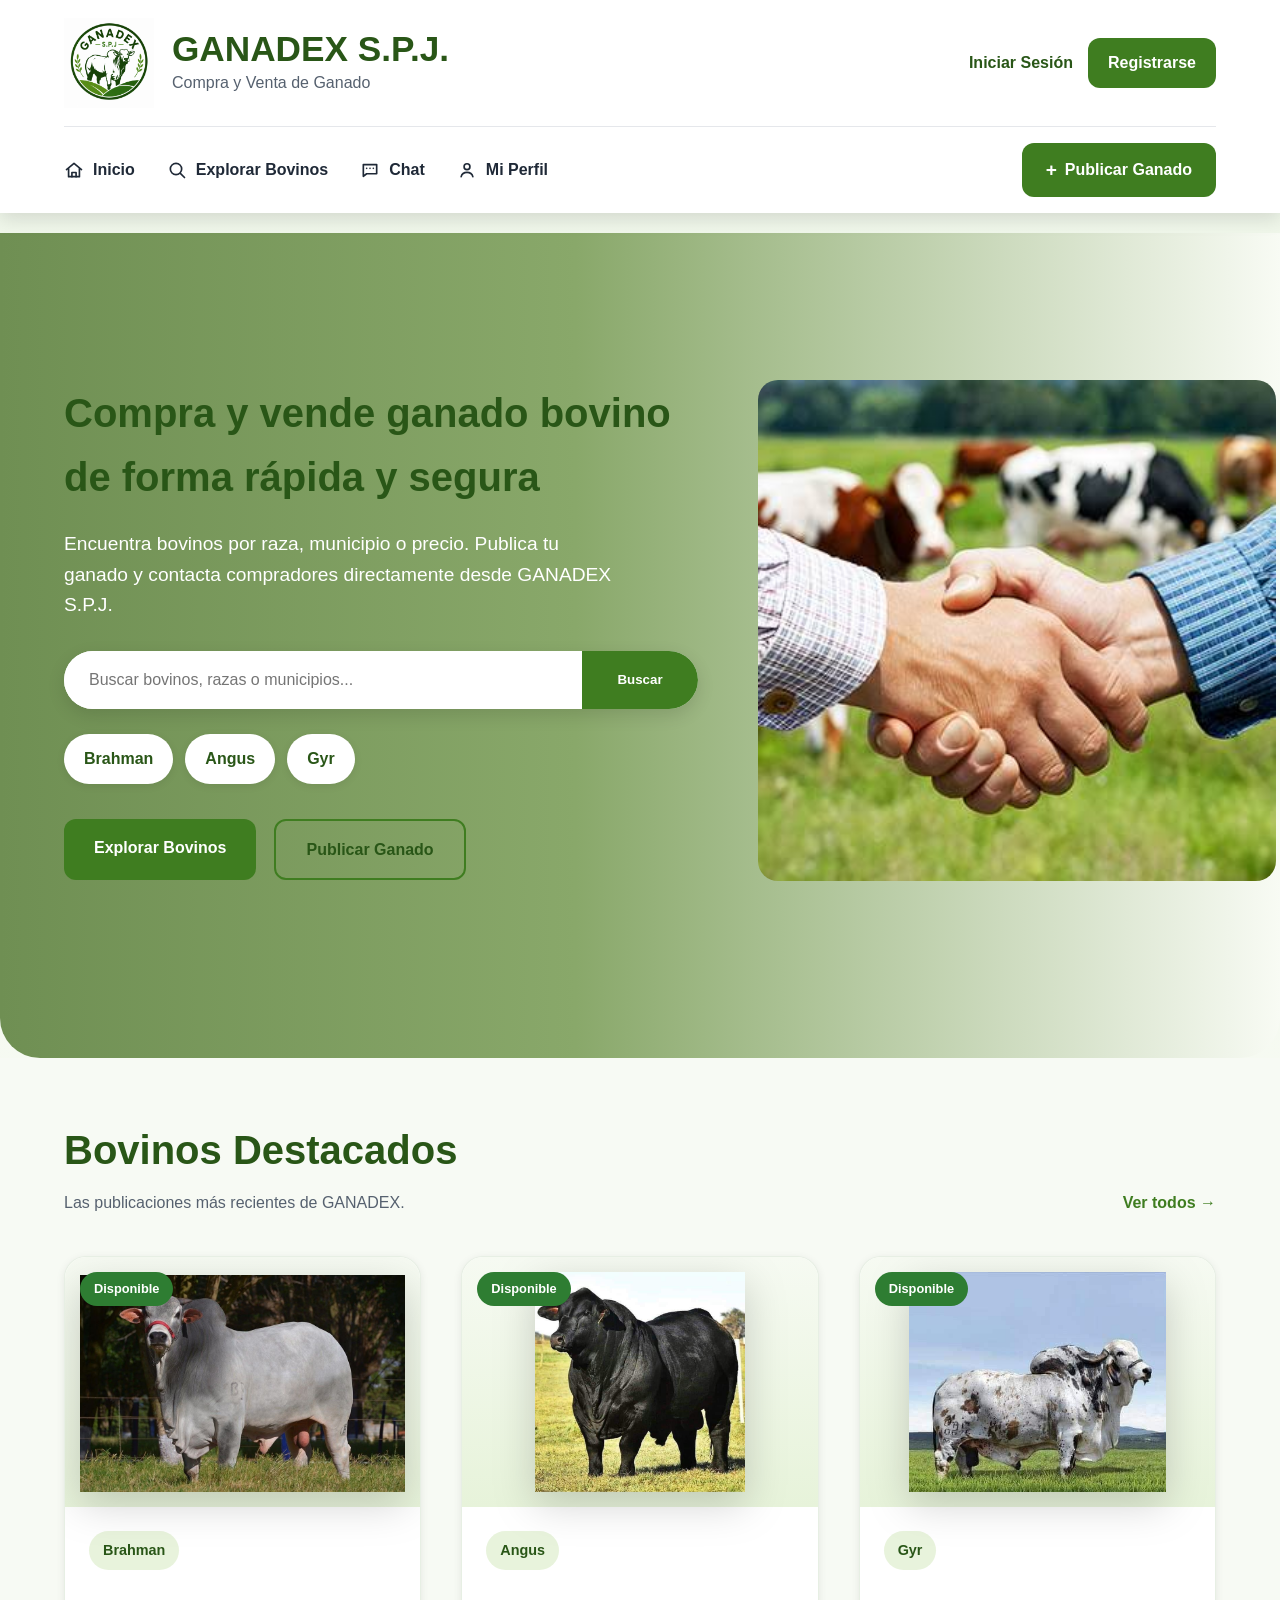
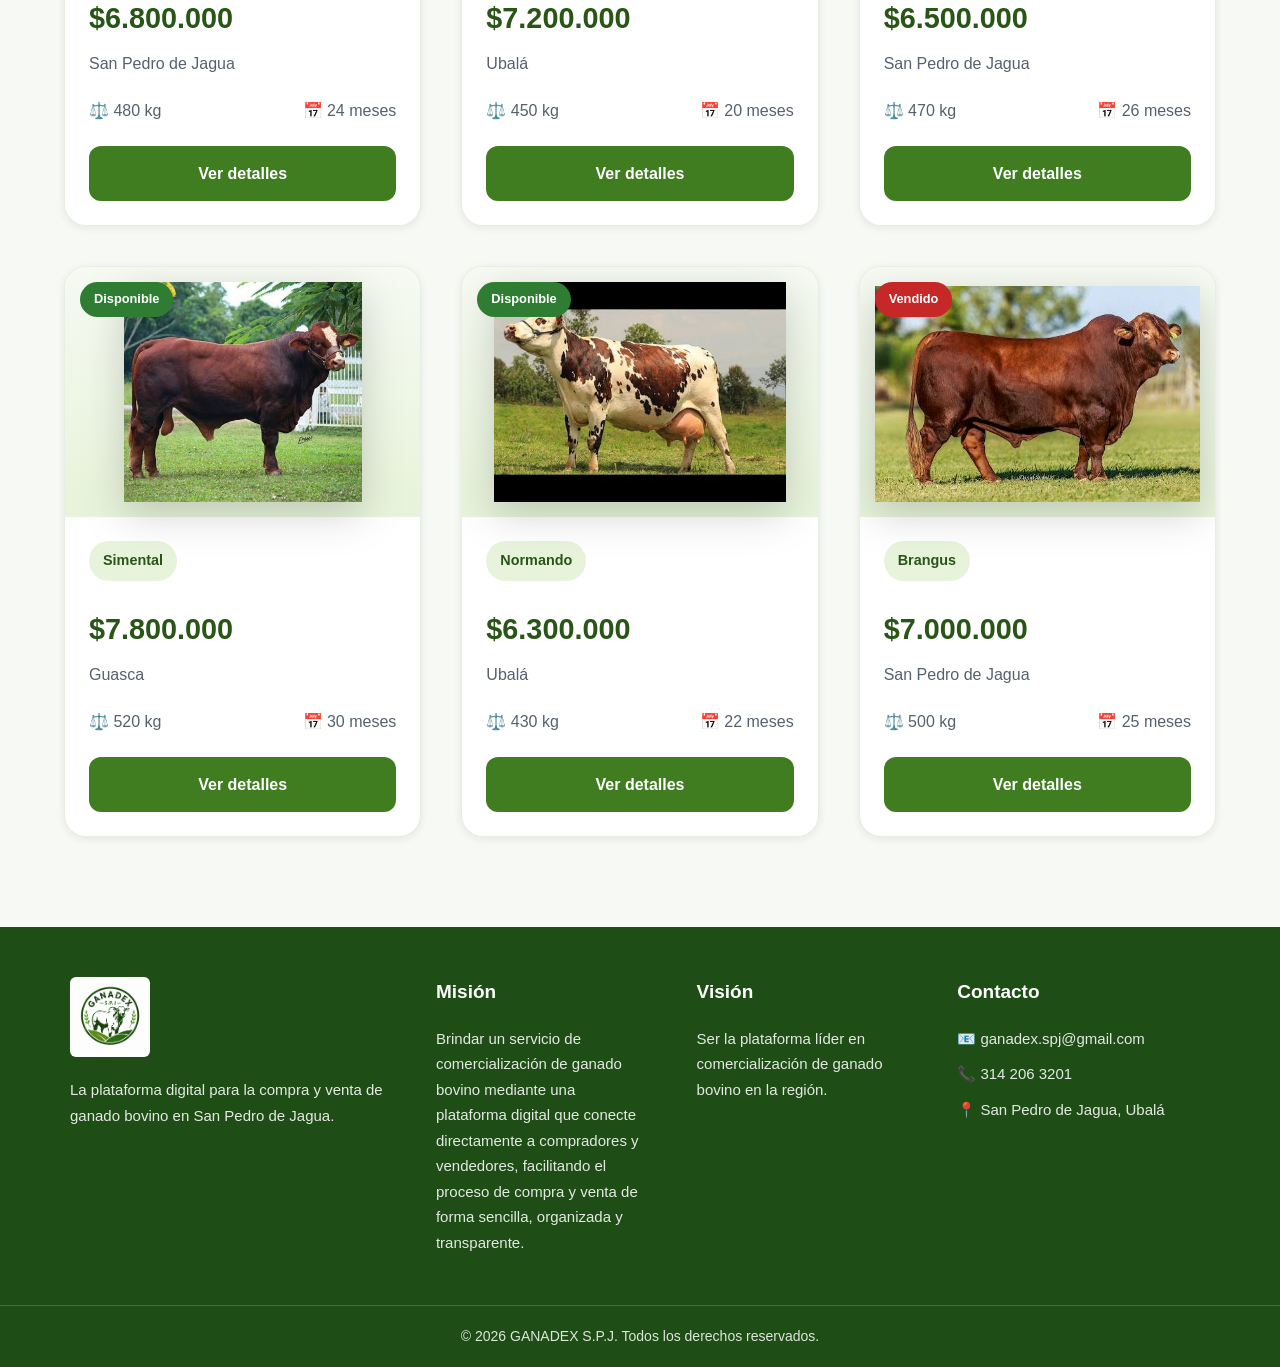
<file: codigo principal/index.html>
<!DOCTYPE html>
<html lang="es">

<head>

    <meta charset="UTF-8">
    <meta name="viewport" content="width=device-width, initial-scale=1.0">

    <meta name="description"
        content="Plataforma digital para la compra y venta de ganado bovino en San Pedro de Jagua y municipios cercanos.">

    <meta name="keywords"
        content="ganado bovino, compra de ganado, venta de ganado, ganadería, bovinos, Ganadex">

    <meta name="author" content="GANADEX S.P.J.">

    <title>GANADEX S.P.J.</title>

    <link rel="stylesheet" href="css/variables.css">
    <link rel="stylesheet" href="css/style.css">
    <link rel="stylesheet" href="css/header.css">
    <link rel="stylesheet" href="css/hero.css">
    <link rel="stylesheet" href="css/footer.css">
    <link rel="stylesheet" href="css/catalog.css">
</head>

<body>

    <!-- ===================== HEADER ===================== -->

    <header class="header">

        <div class="container">

            <div class="header-top">

                <div class="brand">

                    <img src="assets/img/logos/logo-principal.png" alt="Logo GANADEX S.P.J.">

                    <div class="brand-text">

                        <h1>GANADEX S.P.J.</h1>

                        <p>Compra y Venta de Ganado</p>

                    </div>

                </div>

                <div class="user-actions">

                    <a href="login.html" class="login">Iniciar Sesión</a>

                    <a href="registro.html" class="register">Registrarse</a>

                </div>

            </div>

            <div class="header-bottom">

                <button
                    type="button"
                    class="menu-toggle"
                    id="menu-toggle"
                    aria-label="Abrir menú"
                    aria-expanded="false"
                >
                    <span></span>
                    <span></span>
                    <span></span>
                </button>

                <div class="nav-wrapper" id="nav-wrapper">

                    <nav class="navbar">

                        <ul>

                            <!-- INICIO -->
                            <li>
                                <a href="index.html">

                                    <svg
                                        class="nav-icon"
                                        viewBox="0 0 24 24"
                                        aria-hidden="true"
                                    >
                                        <path
                                            d="M3 11.5 12 4l9 7.5"
                                        />

                                        <path
                                            d="M5.5 10.5V20h13v-9.5"
                                        />

                                        <path
                                            d="M9.5 20v-5h5v5"
                                        />
                                    </svg>

                                    <span>Inicio</span>

                                </a>
                            </li>


                            <!-- EXPLORAR -->
                            <li>
                                <a href="explorar.html">

                                    <svg
                                        class="nav-icon"
                                        viewBox="0 0 24 24"
                                        aria-hidden="true"
                                    >
                                        <circle
                                            cx="10.8"
                                            cy="10.8"
                                            r="6.8"
                                        />

                                        <path
                                            d="m16 16 5 5"
                                        />
                                    </svg>

                                    <span>Explorar Bovinos</span>

                                </a>
                            </li>


                            <!-- CHAT -->
                            <li>
                                <a href="chat.html">

                                    <svg
                                        class="nav-icon"
                                        viewBox="0 0 24 24"
                                        aria-hidden="true"
                                    >
                                        <path
                                            d="M4 5.5h16v11H8l-4 3v-14Z"
                                        />

                                        <path
                                            d="M8 10h.01"
                                        />

                                        <path
                                            d="M12 10h.01"
                                        />

                                        <path
                                            d="M16 10h.01"
                                        />
                                    </svg>

                                    <span>Chat</span>

                                </a>
                            </li>


                            <!-- PERFIL -->
                            <li>
                                <a href="perfil.html">

                                    <svg
                                        class="nav-icon"
                                        viewBox="0 0 24 24"
                                        aria-hidden="true"
                                    >
                                        <circle
                                            cx="12"
                                            cy="8"
                                            r="3.5"
                                        />

                                        <path
                                            d="M5 20c.8-3.4 3.2-5.2 7-5.2s6.2 1.8 7 5.2"
                                        />
                                    </svg>

                                    <span>Mi Perfil</span>

                                </a>
                            </li>

                        </ul>

                    </nav>

                    <a
                        href="publicar.html"
                        class="btn-publish"
                    >

                        <span class="publish-plus">+</span>

                        <span>Publicar Ganado</span>

                    </a>

                </div>

            </div>

        </div>

    </header>

    <!-- ===================== MAIN ===================== -->

    <main>

        <!-- Hero -->

        <section class="hero">

            <div class="container hero-container">

                <div class="hero-content">

                    <h2>
                        Compra y vende ganado bovino de forma rápida y segura
                    </h2>

                    <p>
                        Encuentra bovinos por raza, municipio o precio. Publica tu ganado y contacta compradores directamente desde GANADEX S.P.J.
                    </p>

                    <form class="search-box" id="home-search">

                        <input
                            type="text"
                            id="home-search-input"
                            placeholder="Buscar bovinos, razas o municipios..."
                            autocomplete="off"
                        >

                        <button type="submit">
                            Buscar
                        </button>

                    </form>

                    <div class="quick-filters">

                        <a href="explorar.html?busqueda=Brahman">Brahman</a>
                        <a href="explorar.html?busqueda=Angus">Angus</a>
                        <a href="explorar.html?busqueda=Gyr">Gyr</a>

                    </div>

                    <div class="hero-buttons">

                        <a href="explorar.html" class="hero-primary">
                            Explorar Bovinos
                        </a>

                        <a href="publicar.html" class="hero-secondary">
                            Publicar Ganado
                        </a>

                    </div>

                </div>

                <div class="hero-image">
                    <img src="assets/img/logos/hero.png" alt="Ganado bovino GANADEX">
                </div>

            </div>

        </section>

        <!-- Catálogo -->

        <section class="featured">

            <div class="container">

                <div class="section-header">

                    <div>

                        <h2>Bovinos Destacados</h2>

                        <p>Las publicaciones más recientes de GANADEX.</p>

                    </div>

                    <a href="explorar.html" class="view-all">

                        Ver todos →

                    </a>

                </div>

                <div class="featured-grid">

                    <!-- BRAHMAN -->

                    <article class="cow-card">

                        <div class="cow-image">

                            <span class="status available">Disponible</span>

                            <img src="assets/img/bovinos/brahman.png" alt="Brahman">

                        </div>

                        <div class="cow-info">

                            <span class="badge">Brahman</span>

                            <h3>$6.800.000</h3>

                            <p>San Pedro de Jagua</p>

                            <div class="cow-details">

                                <span>⚖️ 480 kg</span>

                                <span>📅 24 meses</span>

                            </div>

                            <a href="detalle-bovino.html?id=BV-0001" class="btn-detalle">Ver detalles</a>

                        </div>

                    </article>

                    <!-- ANGUS -->

                    <article class="cow-card">

                        <div class="cow-image">

                            <span class="status available">Disponible</span>

                            <img src="assets/img/bovinos/angus.png" alt="Angus">

                        </div>

                        <div class="cow-info">

                            <span class="badge">Angus</span>

                            <h3>$7.200.000</h3>

                            <p>Ubalá</p>

                            <div class="cow-details">

                                <span>⚖️ 450 kg</span>

                                <span>📅 20 meses</span>

                            </div>

                            <a href="detalle-bovino.html?id=BV-0002" class="btn-detalle">Ver detalles</a>

                        </div>

                    </article>

                    <!-- GYR -->

                    <article class="cow-card">

                        <div class="cow-image">

                            <span class="status available">Disponible</span>

                            <img src="assets/img/bovinos/gyr.png" alt="Gyr">

                        </div>

                        <div class="cow-info">

                            <span class="badge">Gyr</span>

                            <h3>$6.500.000</h3>

                            <p>San Pedro de Jagua</p>

                            <div class="cow-details">

                                <span>⚖️ 470 kg</span>

                                <span>📅 26 meses</span>

                            </div>

                            <a href="detalle-bovino.html?id=BV-0003" class="btn-detalle">Ver detalles</a>

                        </div>

                    </article>

                    <!-- SIMENTAL -->

                    <article class="cow-card">

                        <div class="cow-image">

                            <span class="status available">Disponible</span>

                            <img src="assets/img/bovinos/simental.png" alt="Simental">

                        </div>

                        <div class="cow-info">

                            <span class="badge">Simental</span>

                            <h3>$7.800.000</h3>

                            <p>Guasca</p>

                            <div class="cow-details">

                                <span>⚖️ 520 kg</span>

                                <span>📅 30 meses</span>

                            </div>

                            <a href="detalle-bovino.html?id=BV-0004" class="btn-detalle">Ver detalles</a>

                        </div>

                    </article>

                    <!-- NORMANDO -->

                    <article class="cow-card">

                        <div class="cow-image">

                            <span class="status available">Disponible</span>

                            <img src="assets/img/bovinos/normando.png" alt="Normando">

                        </div>

                        <div class="cow-info">

                            <span class="badge">Normando</span>

                            <h3>$6.300.000</h3>

                            <p>Ubalá</p>

                            <div class="cow-details">

                                <span>⚖️ 430 kg</span>

                                <span>📅 22 meses</span>

                            </div>

                            <a href="detalle-bovino.html?id=BV-0005" class="btn-detalle">Ver detalles</a>

                        </div>

                    </article>

                    <!-- BRANGUS -->

                    <article class="cow-card">

                        <div class="cow-image">

                            <span class="status sold">Vendido</span>

                            <img src="assets/img/bovinos/brangus.png" alt="Brangus">

                        </div>

                        <div class="cow-info">

                            <span class="badge">Brangus</span>

                            <h3>$7.000.000</h3>

                            <p>San Pedro de Jagua</p>

                            <div class="cow-details">

                                <span>⚖️ 500 kg</span>

                                <span>📅 25 meses</span>

                            </div>

                            <a href="detalle-bovino.html?id=BV-0006" class="btn-detalle">Ver detalles</a>

                        </div>

                    </article>

                </div>

            </div>

        </section>

    </main>

    <!-- ===================== FOOTER ===================== -->

    <footer class="footer">

        <div class="container footer-content">

            <div class="footer-brand">

                <img src="assets/img/logos/logo-principal.png" alt="Logo GANADEX">

                <p>La plataforma digital para la compra y venta de ganado bovino en San Pedro de Jagua.</p>

            </div>

            <div class="footer-column">

                <h3>Misión</h3>

                <p>
                    Brindar un servicio de comercialización de ganado bovino mediante una plataforma digital que conecte directamente a compradores y vendedores, facilitando el proceso de compra y venta de forma sencilla, organizada y transparente.

                </p>

            </div>

            <div class="footer-column">

                <h3>Visión</h3>

                <p>
                    Ser la plataforma líder en comercialización de ganado bovino en la región.
                </p>

            </div>

            <div class="footer-column">

                <h3>Contacto</h3>

                <p>📧 ganadex.spj@gmail.com</p>
                <p>📞 314 206 3201</p>
                <p>📍 San Pedro de Jagua, Ubalá</p>

            </div>

        </div>

        <div class="footer-bottom">

            <p>© 2026 GANADEX S.P.J. Todos los derechos reservados.</p>

        </div>

    </footer>

    <script src="js/auth.js"></script>
    <script src="js/header.js"></script>
    <script src="js/home.js"></script>
    

</body>

</html>
</file>
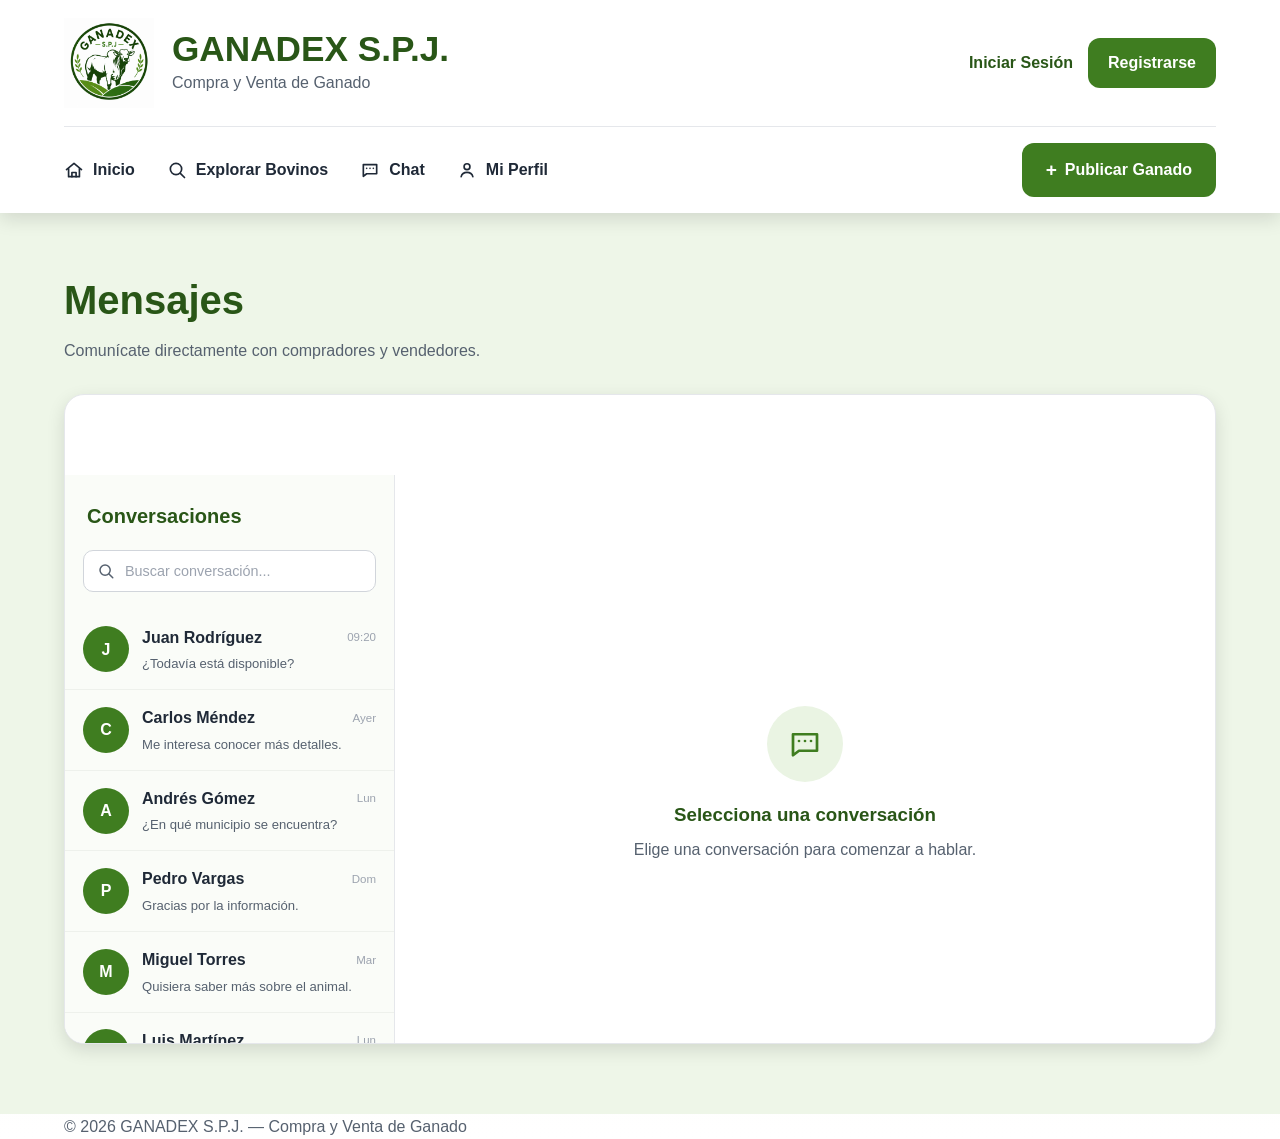
<file: codigo principal/chat.html>
<!DOCTYPE html>
<html lang="es">

<head>

    <meta charset="UTF-8">

    <meta
        name="viewport"
        content="width=device-width, initial-scale=1.0"
    >

    <title>Chat | GANADEX S.P.J.</title>

    <meta
        name="description"
        content="Chat de GANADEX S.P.J. para compradores y vendedores de ganado bovino."
    >

    <!-- CSS GENERAL -->
    <link rel="stylesheet" href="css/variables.css">
    <link rel="stylesheet" href="css/style.css">

    <!-- HEADER -->
    <link rel="stylesheet" href="css/header.css">

    <!-- CHAT -->
    <link rel="stylesheet" href="css/chat.css">

    <!-- FOOTER -->
    <link rel="stylesheet" href="css/footer.css">

</head>


<body>


    <!-- =====================================================
         HEADER
    ====================================================== -->

    <header class="header">

        <div class="container">


            <!-- PARTE SUPERIOR -->

            <div class="header-top">


                <!-- LOGO -->

                <a href="index.html" class="brand">

                    <img
                        src="assets/img/logos/logo-principal.png"
                        alt="Logo GANADEX S.P.J."
                    >

                    <div class="brand-text">

                        <h1>GANADEX S.P.J.</h1>

                        <p>
                            Compra y Venta de Ganado
                        </p>

                    </div>

                </a>


                <!-- USUARIO -->

                <div class="user-actions">

                    <!-- header.js modifica esta parte -->

                    <a
                        href="login.html"
                        class="login"
                    >
                        Iniciar Sesión
                    </a>

                    <a
                        href="registro.html"
                        class="register"
                    >
                        Registrarse
                    </a>

                </div>


            </div>


            <!-- PARTE INFERIOR -->

            <div class="header-bottom">


                <!-- NAVEGACIÓN -->

                <nav class="navbar">

                    <ul>


                        <!-- INICIO -->

                        <li>

                            <a href="index.html">

                                <svg
                                    class="nav-icon"
                                    viewBox="0 0 24 24"
                                    aria-hidden="true"
                                >

                                    <path
                                        d="M3 11.5 12 4l9 7.5"
                                    />

                                    <path
                                        d="M5.5 10.5V20h13v-9.5"
                                    />

                                    <path
                                        d="M9.5 20v-5h5v5"
                                    />

                                </svg>

                                <span>
                                    Inicio
                                </span>

                            </a>

                        </li>


                        <!-- EXPLORAR -->

                        <li>

                            <a href="explorar.html">

                                <svg
                                    class="nav-icon"
                                    viewBox="0 0 24 24"
                                    aria-hidden="true"
                                >

                                    <circle
                                        cx="10.8"
                                        cy="10.8"
                                        r="6.8"
                                    />

                                    <path
                                        d="m16 16 5 5"
                                    />

                                </svg>

                                <span>
                                    Explorar Bovinos
                                </span>

                            </a>

                        </li>


                        <!-- CHAT -->

                        <li>

                            <a
                                href="chat.html"
                                class="active"
                            >

                                <svg
                                    class="nav-icon"
                                    viewBox="0 0 24 24"
                                    aria-hidden="true"
                                >

                                    <path
                                        d="M4 5.5h16v11H8l-4 3v-14Z"
                                    />

                                    <path
                                        d="M8 10h.01"
                                    />

                                    <path
                                        d="M12 10h.01"
                                    />

                                    <path
                                        d="M16 10h.01"
                                    />

                                </svg>

                                <span>
                                    Chat
                                </span>

                            </a>

                        </li>


                        <!-- PERFIL -->

                        <li>

                            <a href="perfil.html">

                                <svg
                                    class="nav-icon"
                                    viewBox="0 0 24 24"
                                    aria-hidden="true"
                                >

                                    <circle
                                        cx="12"
                                        cy="8"
                                        r="3.5"
                                    />

                                    <path
                                        d="M5 20c.8-3.4 3.2-5.2 7-5.2s6.2 1.8 7 5.2"
                                    />

                                </svg>

                                <span>
                                    Mi Perfil
                                </span>

                            </a>

                        </li>


                    </ul>

                </nav>


                <!-- PUBLICAR -->

                <a
                    href="publicar.html"
                    class="btn-publish"
                >

                    <span class="publish-plus">
                        +
                    </span>

                    Publicar Ganado

                </a>


            </div>

        </div>

    </header>



    <!-- =====================================================
         CONTENIDO PRINCIPAL
    ====================================================== -->

    <main class="chat-page">


        <div class="container">


            <!-- ENCABEZADO -->

            <div class="chat-heading">

                <h2>
                    Mensajes
                </h2>

                <p>
                    Comunícate directamente con compradores y vendedores.
                </p>

            </div>


            <!-- =================================================
                 CONTENEDOR DEL CHAT
            ================================================== -->

            <section class="chat-container">


                <!-- =================================================
                     LISTA DE CONVERSACIONES
                ================================================== -->

                <aside class="conversation-sidebar">


                    <div class="conversation-header">

                        <h3>
                            Conversaciones
                        </h3>

                    </div>


                    <!-- BUSCADOR -->

                    <div class="conversation-search">

                        <svg
                            viewBox="0 0 24 24"
                            aria-hidden="true"
                        >

                            <circle
                                cx="10.8"
                                cy="10.8"
                                r="6.8"
                            />

                            <path
                                d="m16 16 5 5"
                            />

                        </svg>


                        <input
                            type="text"
                            id="search-conversations"
                            placeholder="Buscar conversación..."
                        >

                    </div>


                    <!-- CONVERSACIONES -->

                    <div
                        class="conversation-list"
                        id="conversation-list"
                    >

                        <!-- JS genera las conversaciones -->

                    </div>


                </aside>



                <!-- =================================================
                     ÁREA PRINCIPAL DEL CHAT
                ================================================== -->

                <section class="chat-main">


                    <!-- ESTADO INICIAL -->

                    <div
                        class="chat-empty"
                        id="chat-empty"
                    >

                        <div class="empty-chat-icon">

                            <svg
                                viewBox="0 0 24 24"
                                aria-hidden="true"
                            >

                                <path
                                    d="M4 5.5h16v11H8l-4 3v-14Z"
                                />

                                <path
                                    d="M8 10h.01"
                                />

                                <path
                                    d="M12 10h.01"
                                />

                                <path
                                    d="M16 10h.01"
                                />

                            </svg>

                        </div>

                        <h3>
                            Selecciona una conversación
                        </h3>

                        <p>
                            Elige una conversación para comenzar a hablar.
                        </p>

                    </div>



                    <!-- CHAT ACTIVO -->

                    <div
                        class="active-chat"
                        id="active-chat"
                    >


                        <!-- CABECERA DEL CHAT -->

                        <header class="chat-header">


                            <div class="chat-user">

                                <div
                                    class="chat-avatar"
                                    id="chat-avatar"
                                >
                                    J
                                </div>


                                <div>

                                    <h3 id="chat-user-name">
                                        Juan Rodríguez
                                    </h3>

                                    <span id="chat-user-status">
                                        En línea
                                    </span>

                                </div>

                            </div>


                            <!-- INFORMACIÓN DEL BOVINO -->

                            <div
                                class="chat-cattle"
                                id="chat-cattle"
                            >

                                <div>

                                    <strong id="chat-cattle-breed">
                                        Brahman
                                    </strong>

                                    <span id="chat-cattle-price">
                                        $6.800.000
                                    </span>

                                </div>

                                <a
                                    href="detalle-bovino.html?id=BV-0001"
                                    id="chat-cattle-link"
                                >
                                    Ver bovino
                                </a>

                            </div>


                        </header>



                        <!-- MENSAJES -->

                        <div
                            class="messages"
                            id="messages"
                        >

                            <!-- JS genera los mensajes -->

                        </div>



                        <!-- ESCRIBIR -->

                        <form
                            class="message-form"
                            id="message-form"
                        >


                            <input
                                type="text"
                                id="message-input"
                                placeholder="Escribe un mensaje..."
                                autocomplete="off"
                            >


                            <button
                                type="submit"
                                aria-label="Enviar mensaje"
                            >

                                <svg
                                    viewBox="0 0 24 24"
                                    aria-hidden="true"
                                >

                                    <path
                                        d="M3 11.5 21 3l-6.5 18-3.5-7-8-2.5Z"
                                    />

                                    <path
                                        d="m11 14 4-4"
                                    />

                                </svg>

                            </button>


                        </form>


                    </div>

                </section>

            </section>

        </div>

    </main>



    <!-- =====================================================
         FOOTER
    ====================================================== -->

    <footer>

        <div class="container">

            <p>
                © 2026 GANADEX S.P.J. — Compra y Venta de Ganado
            </p>

        </div>

    </footer>



    <!-- =====================================================
         JAVASCRIPT
    ====================================================== -->

    <script src="js/auth.js"></script>

    <script src="js/header.js"></script>

    <script src="js/chat.js"></script>


</body>

</html>
</file>
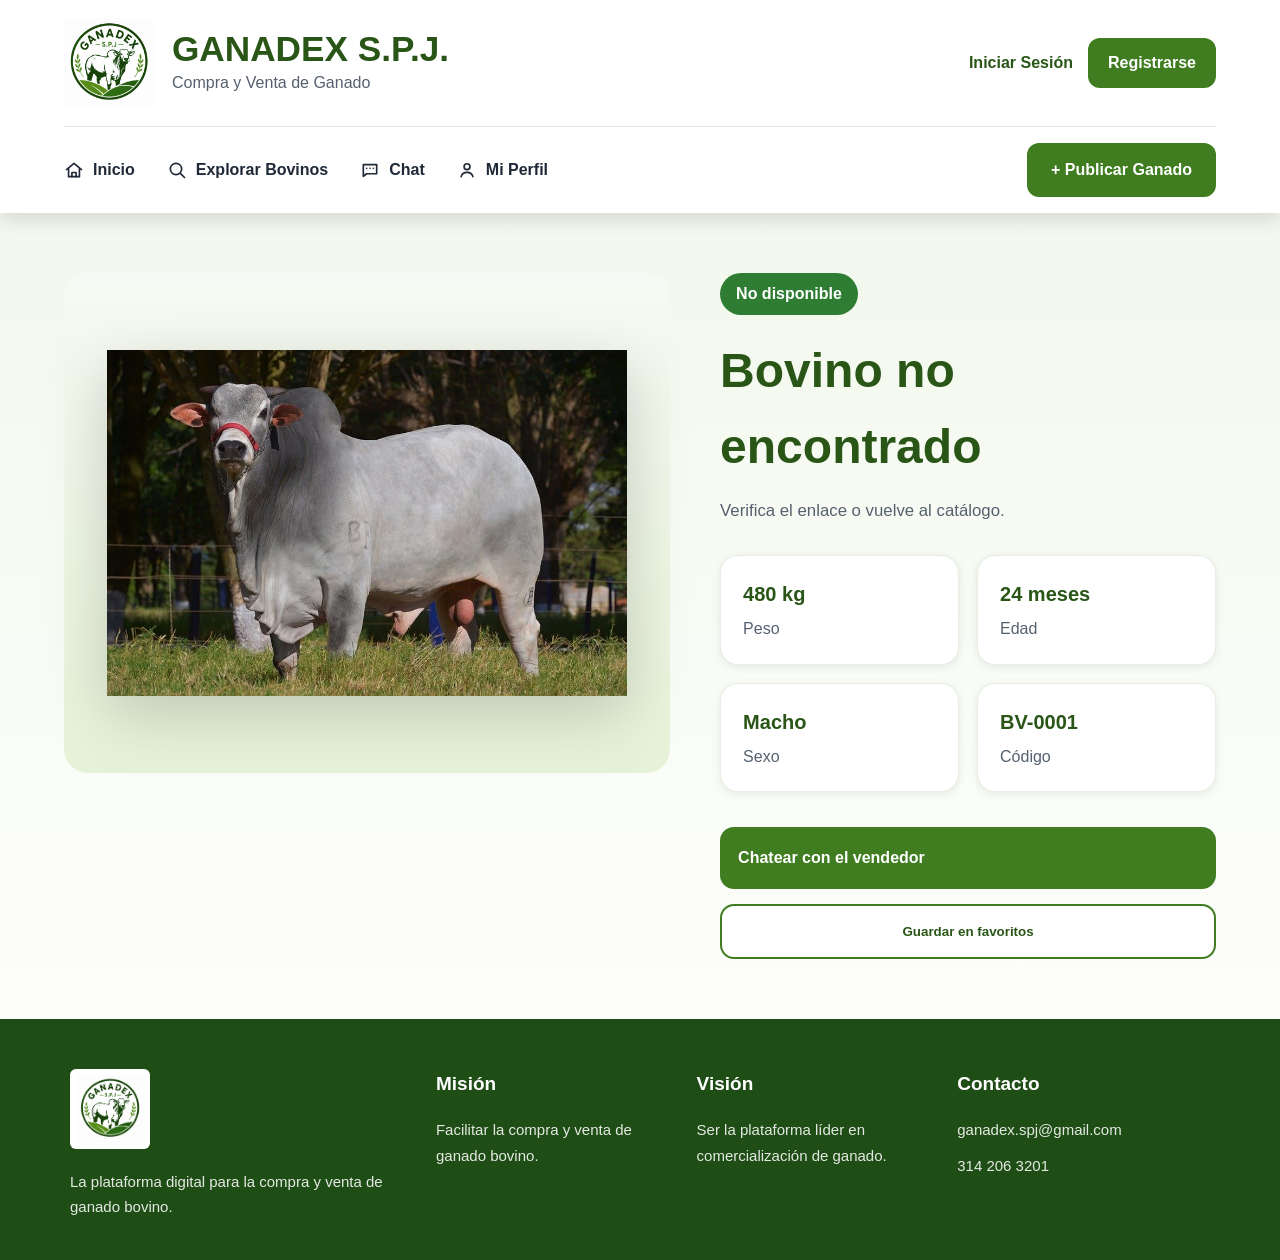
<file: codigo principal/detalle-bovino.html>
<!DOCTYPE html>
<html lang="es">

<head>

    <meta charset="UTF-8">
    <meta name="viewport" content="width=device-width, initial-scale=1.0">

    <title>Brahman - GANADEX S.P.J.</title>

    <link rel="stylesheet" href="css/variables.css">
    <link rel="stylesheet" href="css/style.css">
    <link rel="stylesheet" href="css/header.css">
    <link rel="stylesheet" href="css/detalle.css">
    <link rel="stylesheet" href="css/footer.css">
</head>

<body>

    <header class="header">

        <div class="container">

            <div class="header-top">

                <div class="brand">

                    <img src="assets/img/logos/logo-principal.png" alt="Logo">

                    <div class="brand-text">

                        <h1>GANADEX S.P.J.</h1>

                        <p>Compra y Venta de Ganado</p>

                    </div>

                </div>

                <div class="user-actions">

                    <a href="login.html" class="login">Iniciar Sesión</a>

                    <a href="registro.html" class="register">Registrarse</a>

                </div>

            </div>

            <div class="header-bottom">

                <nav class="navbar">

                    <ul>

                        <!-- INICIO -->
                        <li>
                            <a href="index.html">

                                <svg
                                    class="nav-icon"
                                    viewBox="0 0 24 24"
                                    aria-hidden="true"
                                >
                                    <path
                                        d="M3 11.5 12 4l9 7.5"
                                    />

                                    <path
                                        d="M5.5 10.5V20h13v-9.5"
                                    />

                                    <path
                                        d="M9.5 20v-5h5v5"
                                    />
                                </svg>

                                <span>Inicio</span>

                            </a>
                        </li>


                        <!-- EXPLORAR -->
                        <li>
                            <a href="explorar.html">

                                <svg
                                    class="nav-icon"
                                    viewBox="0 0 24 24"
                                    aria-hidden="true"
                                >
                                    <circle
                                        cx="10.8"
                                        cy="10.8"
                                        r="6.8"
                                    />

                                    <path
                                        d="m16 16 5 5"
                                    />
                                </svg>

                                <span>Explorar Bovinos</span>

                            </a>
                        </li>


                        <!-- CHAT -->
                        <li>
                            <a href="chat.html">

                                <svg
                                    class="nav-icon"
                                    viewBox="0 0 24 24"
                                    aria-hidden="true"
                                >
                                    <path
                                        d="M4 5.5h16v11H8l-4 3v-14Z"
                                    />

                                    <path
                                        d="M8 10h.01"
                                    />

                                    <path
                                        d="M12 10h.01"
                                    />

                                    <path
                                        d="M16 10h.01"
                                    />
                                </svg>

                                <span>Chat</span>

                            </a>
                        </li>


                        <!-- PERFIL -->
                        <li>
                            <a href="perfil.html">

                                <svg
                                    class="nav-icon"
                                    viewBox="0 0 24 24"
                                    aria-hidden="true"
                                >
                                    <circle
                                        cx="12"
                                        cy="8"
                                        r="3.5"
                                    />

                                    <path
                                        d="M5 20c.8-3.4 3.2-5.2 7-5.2s6.2 1.8 7 5.2"
                                    />
                                </svg>

                                <span>Mi Perfil</span>

                            </a>
                        </li>

                    </ul>

                </nav>

                <a href="publicar.html" class="btn-publish">

                    + Publicar Ganado

                </a>

            </div>

        </div>

    </header>

    <main>

        <section class="detalle">

            <div class="container">

                <div class="detalle-grid">

                    <div class="detalle-galeria">

                        <div class="imagen-principal">

                            <img src="assets/img/bovinos/brahman.png" alt="Brahman">

                        </div>

                    </div>

                    <div class="detalle-info">

                        <span class="estado">Disponible</span>

                        <h1>Brahman</h1>

                        <h2>$6.800.000</h2>

                        <p class="ubicacion">📍 San Pedro de Jagua, Ubalá</p>

                        <div class="datos">

                            <div class="dato">
                                <strong>480 kg</strong>
                                <span>Peso</span>
                            </div>

                            <div class="dato">
                                <strong>24 meses</strong>
                                <span>Edad</span>
                            </div>

                            <div class="dato">
                                <strong>Macho</strong>
                                <span>Sexo</span>
                            </div>

                            <div class="dato">
                                <strong>BV-0001</strong>
                                <span>Código</span>
                            </div>

                        </div>

                        <div class="acciones">

                            <a
                                href="chat.html?id=BV-0001"
                                class="btn-chat"
                                id="btn-chat-vendedor"
                            >
                                Chatear con el vendedor
                            </a>

                            <button class="btn-favorito">

                                Guardar en favoritos

                            </button>

                        </div>

                    </div>

                </div>

            </div>

        </section>

    </main>

    <footer class="footer">

        <div class="container footer-content">

            <div class="footer-brand">

                <img src="assets/img/logos/logo-principal.png" alt="Logo">

                <p>La plataforma digital para la compra y venta de ganado bovino.</p>

            </div>

            <div class="footer-column">

                <h3>Misión</h3>

                <p>Facilitar la compra y venta de ganado bovino.</p>

            </div>

            <div class="footer-column">

                <h3>Visión</h3>

                <p>Ser la plataforma líder en comercialización de ganado.</p>

            </div>

            <div class="footer-column">

                <h3>Contacto</h3>

                <p>ganadex.spj@gmail.com</p>

                <p>314 206 3201</p>

            </div>

        </div>

    </footer>

    <script src="js/bovinos.js"></script>
    <script src="js/detalle.js"></script>
    <script src="js/auth.js"></script>
    <script src="js/header.js"></script>

</body>

</html>
</file>
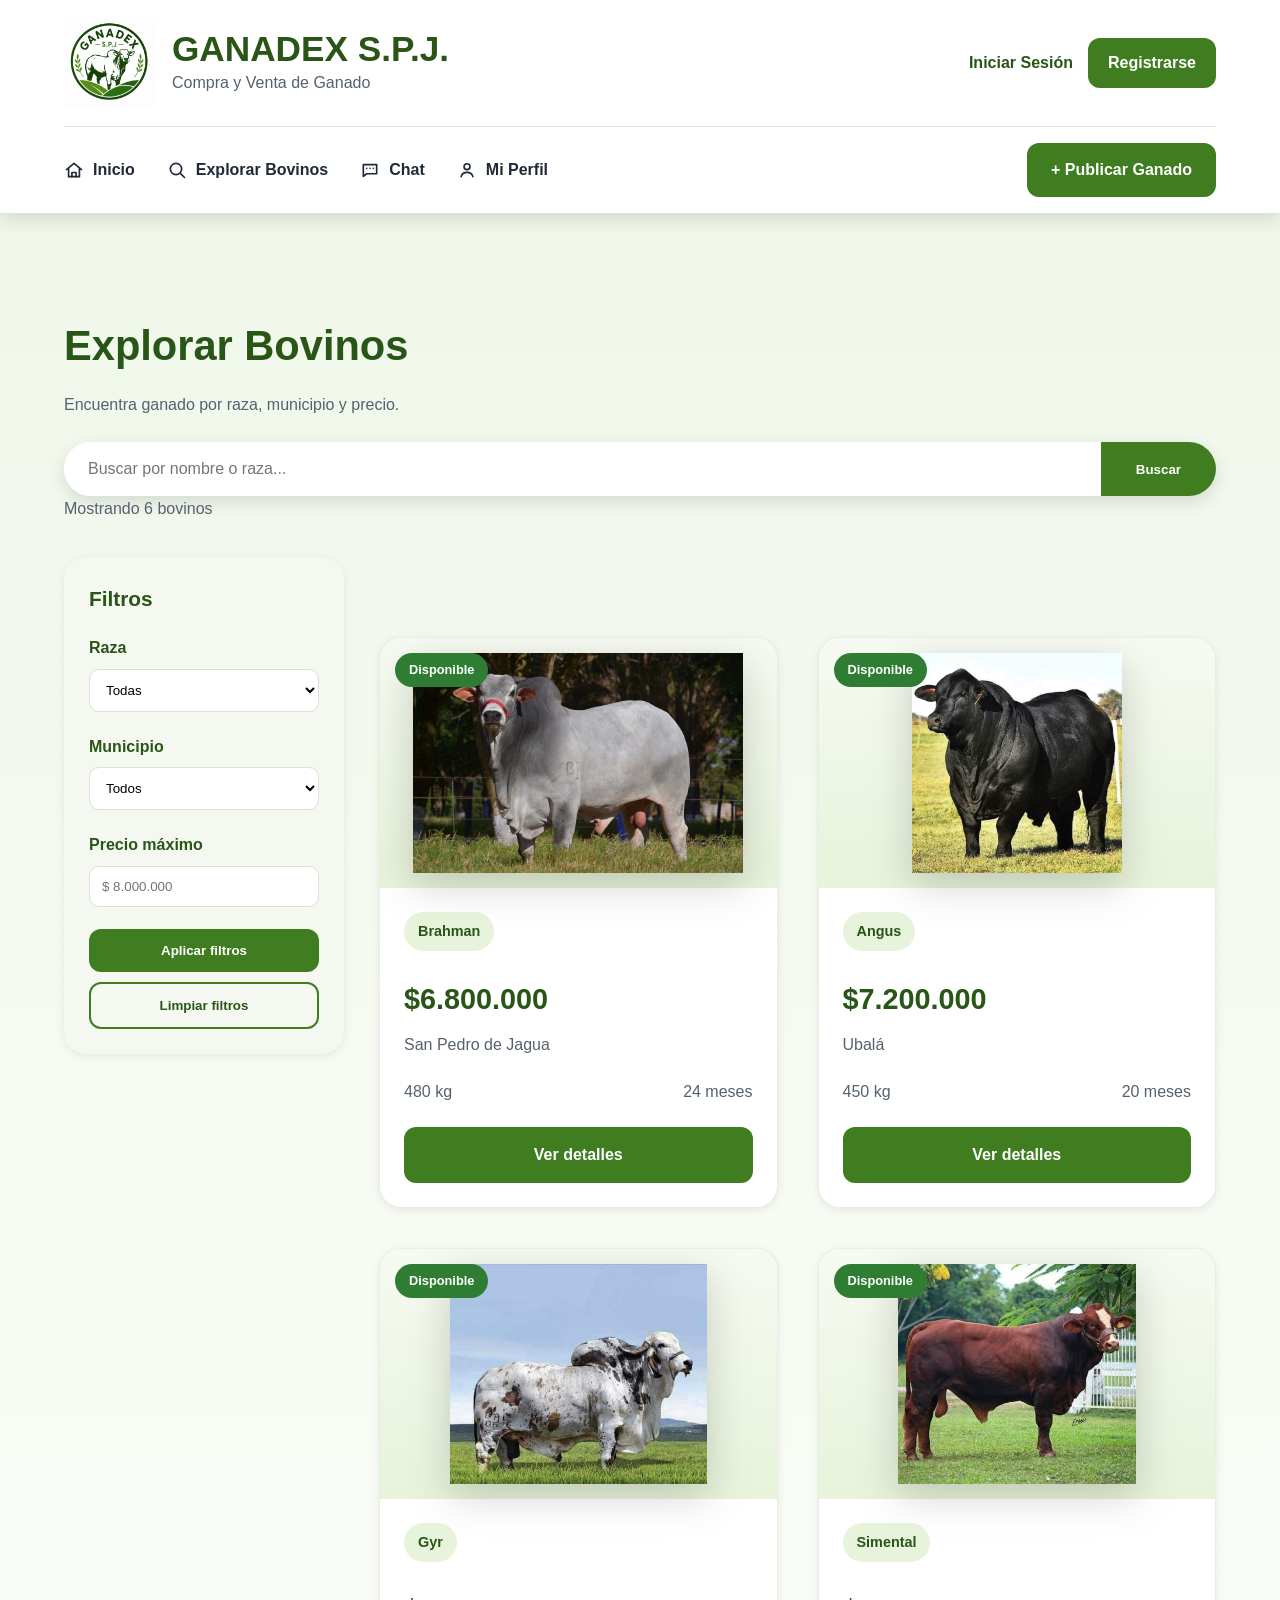
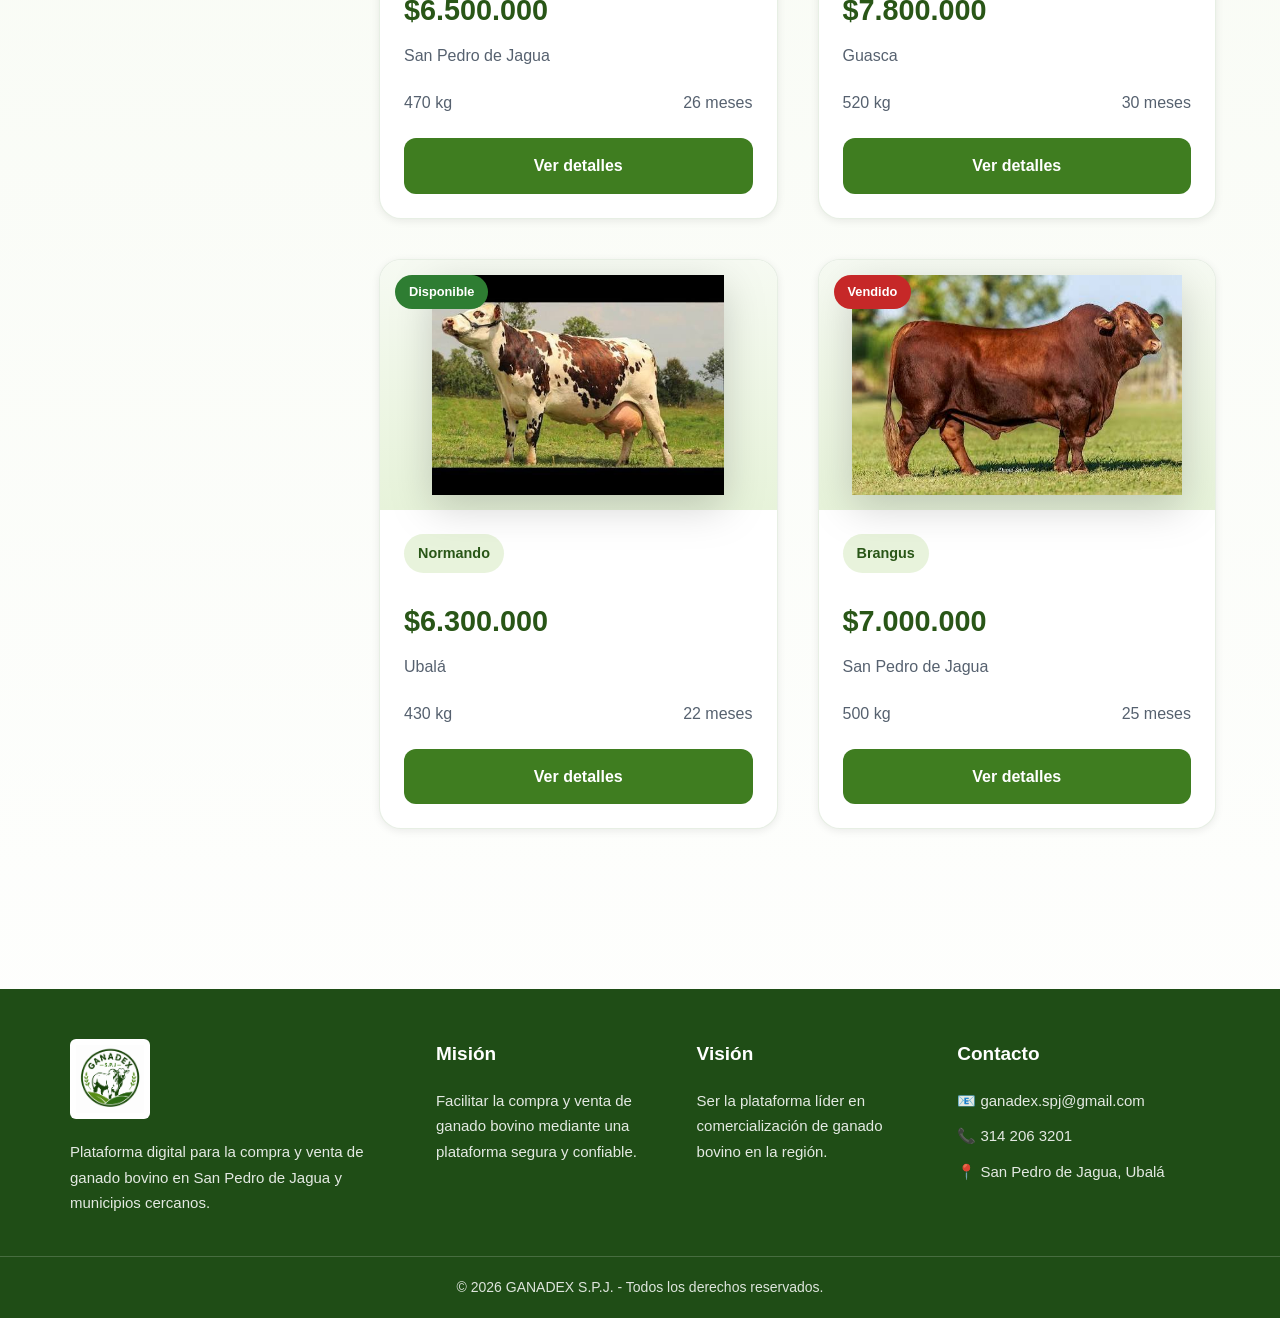
<file: codigo principal/explorar.html>
<!DOCTYPE html>
<html lang="es">

<head>

    <meta charset="UTF-8">
    <meta name="viewport" content="width=device-width, initial-scale=1.0">

    <title>Explorar Bovinos | GANADEX S.P.J.</title>

    <link rel="stylesheet" href="css/variables.css">
    <link rel="stylesheet" href="css/style.css">
    <link rel="stylesheet" href="css/header.css">
    <link rel="stylesheet" href="css/catalog.css">
    <link rel="stylesheet" href="css/explorar.css">
    <link rel="stylesheet" href="css/footer.css">

</head>

<body>
    <header class="header">

        <div class="container">

            <div class="header-top">

                <div class="brand">

                    <img src="assets/img/logos/logo-principal.png" alt="Logo GANADEX">

                    <div class="brand-text">

                        <h1>GANADEX S.P.J.</h1>

                        <p>Compra y Venta de Ganado</p>

                    </div>

                </div>

                <div class="user-actions">

                    <a href="login.html" class="login">Iniciar Sesión</a>

                    <a href="registro.html" class="register">Registrarse</a>

                </div>

            </div>

            <div class="header-bottom">

                <nav class="navbar">

                    <ul>

                        <!-- INICIO -->
                        <li>
                            <a href="index.html">

                                <svg
                                    class="nav-icon"
                                    viewBox="0 0 24 24"
                                    aria-hidden="true"
                                >
                                    <path
                                        d="M3 11.5 12 4l9 7.5"
                                    />

                                    <path
                                        d="M5.5 10.5V20h13v-9.5"
                                    />

                                    <path
                                        d="M9.5 20v-5h5v5"
                                    />
                                </svg>

                                <span>Inicio</span>

                            </a>
                        </li>


                        <!-- EXPLORAR -->
                        <li>
                            <a href="explorar.html">

                                <svg
                                    class="nav-icon"
                                    viewBox="0 0 24 24"
                                    aria-hidden="true"
                                >
                                    <circle
                                        cx="10.8"
                                        cy="10.8"
                                        r="6.8"
                                    />

                                    <path
                                        d="m16 16 5 5"
                                    />
                                </svg>

                                <span>Explorar Bovinos</span>

                            </a>
                        </li>


                        <!-- CHAT -->
                        <li>
                            <a href="chat.html">

                                <svg
                                    class="nav-icon"
                                    viewBox="0 0 24 24"
                                    aria-hidden="true"
                                >
                                    <path
                                        d="M4 5.5h16v11H8l-4 3v-14Z"
                                    />

                                    <path
                                        d="M8 10h.01"
                                    />

                                    <path
                                        d="M12 10h.01"
                                    />

                                    <path
                                        d="M16 10h.01"
                                    />
                                </svg>

                                <span>Chat</span>

                            </a>
                        </li>


                        <!-- PERFIL -->
                        <li>
                            <a href="perfil.html">

                                <svg
                                    class="nav-icon"
                                    viewBox="0 0 24 24"
                                    aria-hidden="true"
                                >
                                    <circle
                                        cx="12"
                                        cy="8"
                                        r="3.5"
                                    />

                                    <path
                                        d="M5 20c.8-3.4 3.2-5.2 7-5.2s6.2 1.8 7 5.2"
                                    />
                                </svg>

                                <span>Mi Perfil</span>

                            </a>
                        </li>

                    </ul>

                </nav>

                <a href="publicar.html" class="btn-publish">

                    + Publicar Ganado

                </a>

            </div>

        </div>

    </header>

    <main>

        <section class="explore">

            <div class="container">

                <div class="search-header">

                    <h1>Explorar Bovinos</h1>

                    <p>
                        Encuentra ganado por raza, municipio y precio.
                    </p>

                    <div class="explore-search">

                        <input
                            type="text"
                            id="search-input"
                            placeholder="Buscar por nombre o raza...">

                        <button>
                            Buscar
                        </button>

                    </div>

                    <p class="result-count">

                        Mostrando
                        <span id="resultados">6</span>
                        bovinos

                    </p>

                </div>

                <div class="explore-layout">

                    <!-- FILTROS -->

                    <aside class="filters">

                        <h2>Filtros</h2>

                        <div class="filter-group">

                            <label>Raza</label>

                            <select id="filter-raza">

                                <option value="">Todas</option>
                                <option>Brahman</option>
                                <option>Angus</option>
                                <option>Gyr</option>
                                <option>Brangus</option>
                                <option>Normando</option>
                                <option>Simental</option>

                            </select>

                        </div>

                        <div class="filter-group">

                            <label>Municipio</label>

                            <select id="filter-municipio">

                                <option value="">Todos</option>
                                <option>San Pedro de Jagua</option>
                                <option>Ubalá</option>
                                <option>Guasca</option>

                            </select>

                        </div>

                        <div class="filter-group">

                            <label>Precio máximo</label>

                            <input
                                type="number"
                                id="filter-precio"
                                placeholder="$ 8.000.000">

                        </div>

                        <button
                            class="btn-filter"
                            id="btn-filtrar">

                            Aplicar filtros

                        </button>

                        <button
                            class="btn-clear"
                            id="btn-limpiar">

                            Limpiar filtros

                        </button>

                    </aside>

                    <!-- RESULTADOS -->

                    <section class="results">

                        <div class="featured-grid">

                            <!-- BRAHMAN -->

                            <article
                                class="cow-card"
                                data-raza="Brahman"
                                data-municipio="San Pedro de Jagua"
                                data-precio="6800000"
                                data-nombre="Brahman">

                                <div class="cow-image">

                                    <span class="status available">
                                        Disponible
                                    </span>

                                    <img
                                        src="assets/img/bovinos/brahman.png"
                                        alt="Brahman">

                                </div>

                                <div class="cow-info">

                                    <span class="badge">
                                        Brahman
                                    </span>

                                    <h3>$6.800.000</h3>

                                    <p>San Pedro de Jagua</p>

                                    <div class="cow-details">

                                        <span>480 kg</span>

                                        <span>24 meses</span>

                                    </div>

                                    <a href="detalle-bovino.html?id=BV-0001" class="btn-detalle">

                                        Ver detalles

                                    </a>

                                </div>

                            </article>

                            <!-- ANGUS -->

                            <article
                                class="cow-card"
                                data-raza="Angus"
                                data-municipio="Ubalá"
                                data-precio="7200000"
                                data-nombre="Angus">

                                <div class="cow-image">

                                    <span class="status available">
                                        Disponible
                                    </span>

                                    <img
                                        src="assets/img/bovinos/angus.png"
                                        alt="Angus">

                                </div>

                                <div class="cow-info">

                                    <span class="badge">Angus</span>

                                    <h3>$7.200.000</h3>

                                    <p>Ubalá</p>

                                    <div class="cow-details">

                                        <span>450 kg</span>

                                        <span>20 meses</span>

                                    </div>

                                    <a href="detalle-bovino.html?id=BV-0002" class="btn-detalle">

                                        Ver detalles

                                    </a>

                                </div>

                            </article>

                            <!-- GYR -->

                            <article
                                class="cow-card"
                                data-raza="Gyr"
                                data-municipio="San Pedro de Jagua"
                                data-precio="6500000"
                                data-nombre="Gyr">

                                <div class="cow-image">

                                    <span class="status available">
                                        Disponible
                                    </span>

                                    <img
                                        src="assets/img/bovinos/gyr.png"
                                        alt="Gyr">

                                </div>

                                <div class="cow-info">

                                    <span class="badge">Gyr</span>

                                    <h3>$6.500.000</h3>

                                    <p>San Pedro de Jagua</p>

                                    <div class="cow-details">

                                        <span>470 kg</span>

                                        <span>26 meses</span>

                                    </div>

                                    <a href="detalle-bovino.html?id=BV-0003" class="btn-detalle">

                                        Ver detalles

                                    </a>

                                </div>

                            </article>

                            <!-- SIMENTAL -->

                            <article
                                class="cow-card"
                                data-raza="Simental"
                                data-municipio="Guasca"
                                data-precio="7800000"
                                data-nombre="Simental">

                                <div class="cow-image">

                                    <span class="status available">
                                        Disponible
                                    </span>

                                    <img
                                        src="assets/img/bovinos/simental.png"
                                        alt="Simental">

                                </div>

                                <div class="cow-info">

                                    <span class="badge">Simental</span>

                                    <h3>$7.800.000</h3>

                                    <p>Guasca</p>

                                    <div class="cow-details">

                                        <span>520 kg</span>

                                        <span>30 meses</span>

                                    </div>

                                    <a href="detalle-bovino.html?id=BV-0004" class="btn-detalle">

                                        Ver detalles

                                    </a>

                                </div>

                            </article>

                            <!-- NORMANDO -->

                            <article
                                class="cow-card"
                                data-raza="Normando"
                                data-municipio="Ubalá"
                                data-precio="6300000"
                                data-nombre="Normando">

                                <div class="cow-image">

                                    <span class="status available">
                                        Disponible
                                    </span>

                                    <img
                                        src="assets/img/bovinos/normando.png"
                                        alt="Normando">

                                </div>

                                <div class="cow-info">

                                    <span class="badge">Normando</span>

                                    <h3>$6.300.000</h3>

                                    <p>Ubalá</p>

                                    <div class="cow-details">

                                        <span>430 kg</span>

                                        <span>22 meses</span>

                                    </div>

                                    <a href="detalle-bovino.html?id=BV-0005" class="btn-detalle">

                                        Ver detalles

                                    </a>

                                </div>

                            </article>

                            <!-- BRANGUS -->

                            <article
                                class="cow-card"
                                data-raza="Brangus"
                                data-municipio="San Pedro de Jagua"
                                data-precio="7000000"
                                data-nombre="Brangus">

                                <div class="cow-image">

                                    <span class="status sold">
                                        Vendido
                                    </span>

                                    <img
                                        src="assets/img/bovinos/brangus.png"
                                        alt="Brangus">

                                </div>

                                <div class="cow-info">

                                    <span class="badge">Brangus</span>

                                    <h3>$7.000.000</h3>

                                    <p>San Pedro de Jagua</p>

                                    <div class="cow-details">

                                        <span>500 kg</span>

                                        <span>25 meses</span>

                                    </div>

                                    <a href="detalle-bovino.html?id=BV-0006" class="btn-detalle">

                                        Ver detalles

                                    </a>

                                </div>

                            </article>

                        </div>

                    </section>

                </div>

            </div>

        </section>

    </main>
    <footer class="footer">

        <div class="container footer-content">

            <div class="footer-brand">

                <img src="assets/img/logos/logo-principal.png" alt="Logo GANADEX">

                <p>
                    Plataforma digital para la compra y venta de ganado bovino en San Pedro de Jagua y municipios cercanos.
                </p>

            </div>

            <div class="footer-column">

                <h3>Misión</h3>

                <p>
                    Facilitar la compra y venta de ganado bovino mediante una plataforma segura y confiable.
                </p>

            </div>

            <div class="footer-column">

                <h3>Visión</h3>

                <p>
                    Ser la plataforma líder en comercialización de ganado bovino en la región.
                </p>

            </div>

            <div class="footer-column">

                <h3>Contacto</h3>

                <p>📧 ganadex.spj@gmail.com</p>
                <p>📞 314 206 3201</p>
                <p>📍 San Pedro de Jagua, Ubalá</p>

            </div>

        </div>

        <div class="footer-bottom">

            <p>© 2026 GANADEX S.P.J. - Todos los derechos reservados.</p>

        </div>

    </footer>

    <script src="js/explorar.js"></script>
    <script src="js/auth.js"></script>
    <script src="js/header.js"></script>

</body>

</html>
</file>
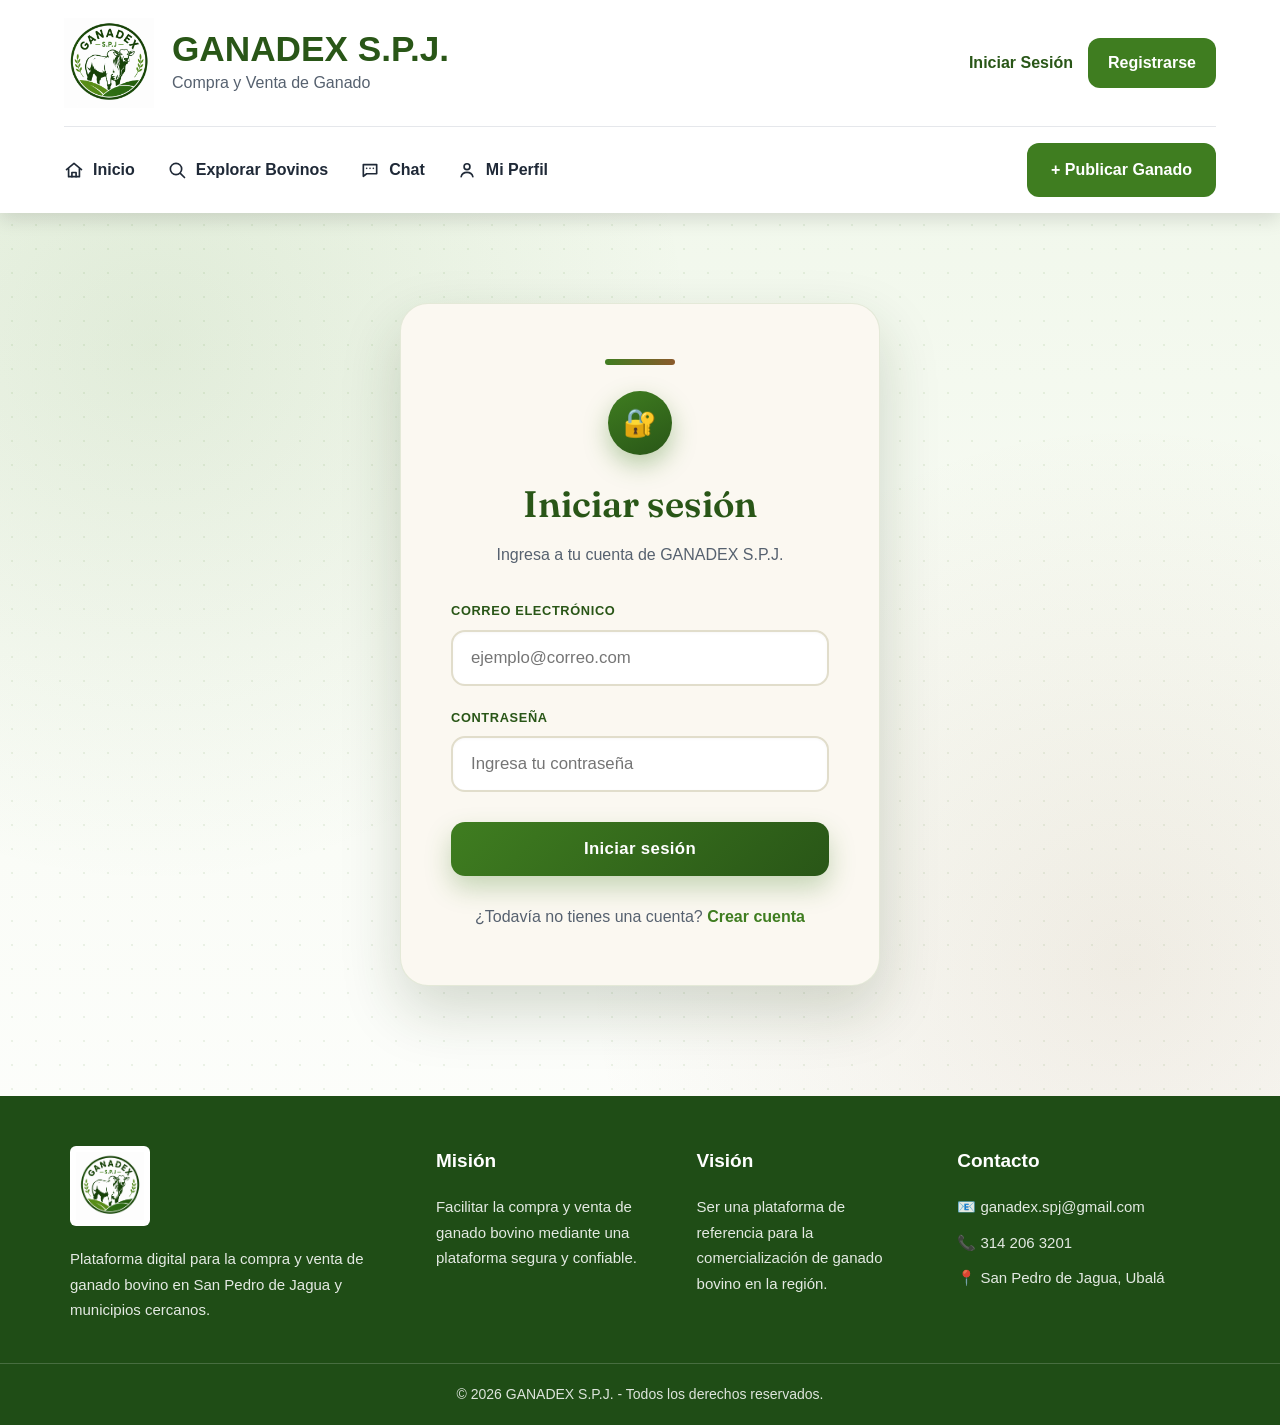
<file: codigo principal/login.html>
<!DOCTYPE html>
<html lang="es">

<head>

    <meta charset="UTF-8">

    <meta
        name="viewport"
        content="width=device-width, initial-scale=1.0"
    >

    <title>Iniciar sesión | GANADEX S.P.J.</title>

    <link rel="preconnect" href="https://fonts.googleapis.com">
    <link rel="preconnect" href="https://fonts.gstatic.com" crossorigin>
    <link href="https://fonts.googleapis.com/css2?family=Fraunces:ital,wght@0,500;0,600;0,700;1,500&display=swap" rel="stylesheet">

    <!-- CSS PRINCIPALES -->

    <link rel="stylesheet" href="css/variables.css">
    <link rel="stylesheet" href="css/style.css">
    <link rel="stylesheet" href="css/header.css">
    <link rel="stylesheet" href="css/registro.css">
    <link rel="stylesheet" href="css/footer.css">

</head>


<body>


    <!-- =====================================================
         HEADER
    ====================================================== -->

    <header class="header">

        <div class="container">

            <div class="header-top">


                <!-- LOGO -->

                <div class="brand">

                    <a href="index.html">

                        <img
                            src="assets/img/logos/logo-principal.png"
                            alt="Logo GANADEX S.P.J."
                        >

                    </a>


                    <div class="brand-text">

                        <h1>GANADEX S.P.J.</h1>

                        <p>Compra y Venta de Ganado</p>

                    </div>

                </div>


                <!-- ACCIONES DE USUARIO -->

                <div class="user-actions">

                    
                        href="login.html"
                        class="login"
                    >
                        Iniciar Sesión
                    </a>

                    
                        href="registro.html"
                        class="register"
                    >
                        Registrarse
                    </a>

                </div>

            </div>


            <!-- NAVEGACIÓN -->

            <div class="header-bottom">

                <button
                    type="button"
                    class="menu-toggle"
                    id="menu-toggle"
                    aria-label="Abrir menú"
                    aria-expanded="false"
                >
                    <span></span>
                    <span></span>
                    <span></span>
                </button>

                <div class="nav-wrapper" id="nav-wrapper">

                    <nav class="navbar">

                        <ul>

                            <!-- INICIO -->
                            <li>
                                <a href="index.html">

                                    <svg
                                        class="nav-icon"
                                        viewBox="0 0 24 24"
                                        aria-hidden="true"
                                    >
                                        <path
                                            d="M3 11.5 12 4l9 7.5"
                                        />

                                        <path
                                            d="M5.5 10.5V20h13v-9.5"
                                        />

                                        <path
                                            d="M9.5 20v-5h5v5"
                                        />
                                    </svg>

                                    <span>Inicio</span>

                                </a>
                            </li>


                            <!-- EXPLORAR -->
                            <li>
                                <a href="explorar.html">

                                    <svg
                                        class="nav-icon"
                                        viewBox="0 0 24 24"
                                        aria-hidden="true"
                                    >
                                        <circle
                                            cx="10.8"
                                            cy="10.8"
                                            r="6.8"
                                        />

                                        <path
                                            d="m16 16 5 5"
                                        />
                                    </svg>

                                    <span>Explorar Bovinos</span>

                                </a>
                            </li>


                            <!-- CHAT -->
                            <li>
                                <a href="chat.html">

                                    <svg
                                        class="nav-icon"
                                        viewBox="0 0 24 24"
                                        aria-hidden="true"
                                    >
                                        <path
                                            d="M4 5.5h16v11H8l-4 3v-14Z"
                                        />

                                        <path
                                            d="M8 10h.01"
                                        />

                                        <path
                                            d="M12 10h.01"
                                        />

                                        <path
                                            d="M16 10h.01"
                                        />
                                    </svg>

                                    <span>Chat</span>

                                </a>
                            </li>


                            <!-- PERFIL -->
                            <li>
                                <a href="perfil.html">

                                    <svg
                                        class="nav-icon"
                                        viewBox="0 0 24 24"
                                        aria-hidden="true"
                                    >
                                        <circle
                                            cx="12"
                                            cy="8"
                                            r="3.5"
                                        />

                                        <path
                                            d="M5 20c.8-3.4 3.2-5.2 7-5.2s6.2 1.8 7 5.2"
                                        />
                                    </svg>

                                    <span>Mi Perfil</span>

                                </a>
                            </li>

                        </ul>

                    </nav>

                    <a
                        href="publicar.html"
                        class="btn-publish"
                    >
                        + Publicar Ganado
                    </a>

                </div>

            </div>

        </div>

    </header>



    <!-- =====================================================
         LOGIN
    ====================================================== -->

    <main>

        <section class="auth">

            <div class="container">

                <div class="auth-box">

                    <div class="auth-icono">🔐</div>

                    <h1>Iniciar sesión</h1>

                    <p class="subtitulo">Ingresa a tu cuenta de GANADEX S.P.J.</p>

                    <div
                        id="mensaje-login"
                        class="auth-mensaje"
                    ></div>

                    <form
                        id="form-login"
                        novalidate
                    >

                        <div class="auth-group">

                            <label for="correo">Correo electrónico</label>

                            <input
                                type="email"
                                id="correo"
                                name="correo"
                                placeholder="ejemplo@correo.com"
                                autocomplete="email"
                                required
                            >

                        </div>

                        <div class="auth-group">

                            <label for="contrasena">Contraseña</label>

                            <input
                                type="password"
                                id="contrasena"
                                name="contrasena"
                                placeholder="Ingresa tu contraseña"
                                autocomplete="current-password"
                                required
                            >

                        </div>

                        <button
                            type="submit"
                            class="btn-auth"
                        >
                            Iniciar sesión
                        </button>

                    </form>

                    <p class="auth-footer">
                        ¿Todavía no tienes una cuenta? <a href="registro.html">Crear cuenta</a>
                    </p>

                </div>

            </div>

        </section>

    </main>



    <!-- =====================================================
         FOOTER
    ====================================================== -->

    <footer class="footer">

        <div class="container footer-content">


            <div class="footer-brand">

                <img
                    src="assets/img/logos/logo-principal.png"
                    alt="Logo GANADEX"
                >

                <p>

                    Plataforma digital para la compra y venta
                    de ganado bovino en San Pedro de Jagua
                    y municipios cercanos.

                </p>

            </div>


            <div class="footer-column">

                <h3>Misión</h3>

                <p>

                    Facilitar la compra y venta de ganado bovino
                    mediante una plataforma segura y confiable.

                </p>

            </div>


            <div class="footer-column">

                <h3>Visión</h3>

                <p>

                    Ser una plataforma de referencia para la
                    comercialización de ganado bovino en la región.

                </p>

            </div>


            <div class="footer-column">

                <h3>Contacto</h3>

                <p>
                    📧 ganadex.spj@gmail.com
                </p>

                <p>
                    📞 314 206 3201
                </p>

                <p>
                    📍 San Pedro de Jagua, Ubalá
                </p>

            </div>


        </div>


        <div class="footer-bottom">

            <p>

                © 2026 GANADEX S.P.J.
                - Todos los derechos reservados.

            </p>

        </div>

    </footer>



    <!-- =====================================================
         JAVASCRIPT
    ====================================================== -->

    <script src="js/auth.js"></script>

    <script src="js/login.js"></script>

    <script src="js/header.js"></script>


</body>

</html>
</file>
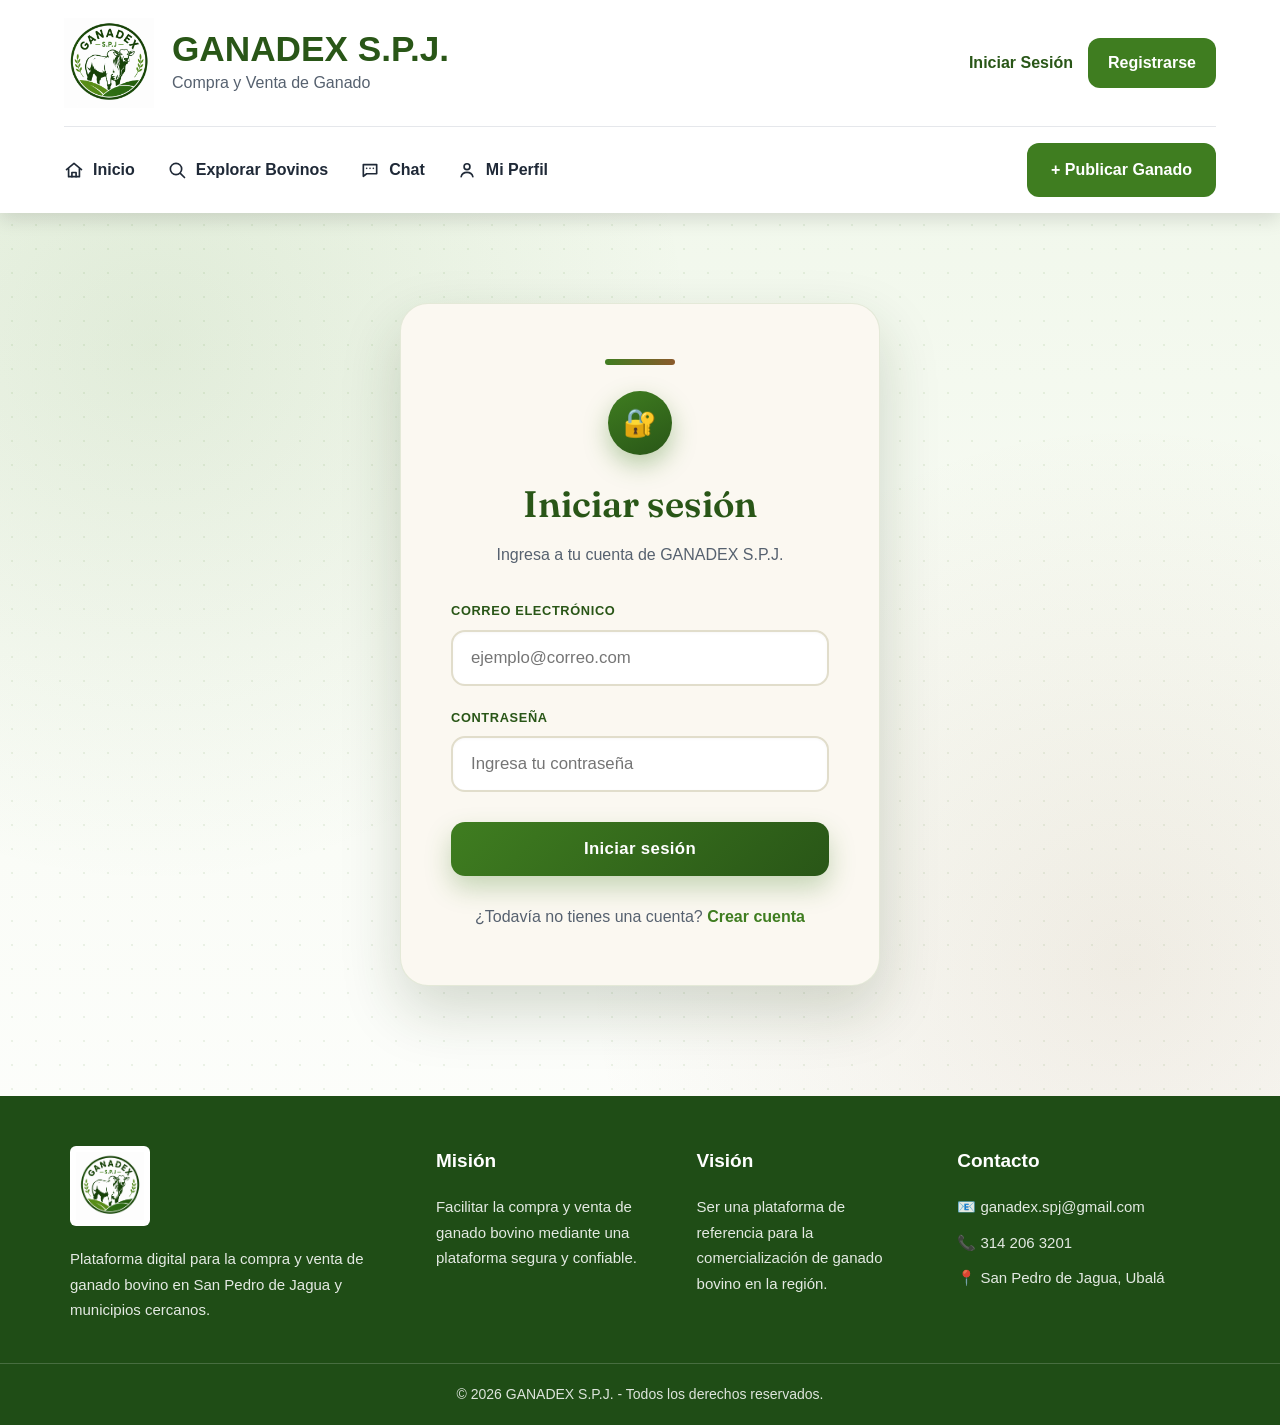
<file: codigo principal/perfil.html>
<!DOCTYPE html>
<html lang="es">

<head>

    <meta charset="UTF-8">

    <meta
        name="viewport"
        content="width=device-width, initial-scale=1.0"
    >

    <title>Mi Perfil | GANADEX S.P.J.</title>

    <link rel="preconnect" href="https://fonts.googleapis.com">
    <link rel="preconnect" href="https://fonts.gstatic.com" crossorigin>
    <link href="https://fonts.googleapis.com/css2?family=Fraunces:ital,wght@0,500;0,600;0,700;1,500&display=swap" rel="stylesheet">

    <!-- CSS -->

    <link rel="stylesheet" href="css/variables.css">

    <link rel="stylesheet" href="css/style.css">

    <link rel="stylesheet" href="css/header.css">

    <link rel="stylesheet" href="css/registro.css">

    <link rel="stylesheet" href="css/footer.css">

</head>


<body>


    <!-- =====================================================
         HEADER
    ====================================================== -->

    <header class="header">

        <div class="container">

            <div class="header-top">


                <!-- MARCA -->

                <div class="brand">

                    <a href="index.html">

                        <img
                            src="assets/img/logos/logo-principal.png"
                            alt="Logo GANADEX S.P.J."
                        >

                    </a>


                    <div class="brand-text">

                        <h1>GANADEX S.P.J.</h1>

                        <p>Compra y Venta de Ganado</p>

                    </div>

                </div>


                <!-- USUARIO -->

                <div class="user-actions">

                    <a
                        href="perfil.html"
                        class="login"
                    >
                        Mi Perfil
                    </a>

                    <button
                        type="button"
                        class="register"
                        id="cerrar-sesion-header"
                    >
                        Cerrar sesión
                    </button>

                </div>

            </div>


            <!-- NAVEGACIÓN -->

            <div class="header-bottom">

                <nav class="navbar">

                    <ul>

                        <!-- INICIO -->
                        <li>
                            <a href="index.html">

                                <svg
                                    class="nav-icon"
                                    viewBox="0 0 24 24"
                                    aria-hidden="true"
                                >
                                    <path
                                        d="M3 11.5 12 4l9 7.5"
                                    />

                                    <path
                                        d="M5.5 10.5V20h13v-9.5"
                                    />

                                    <path
                                        d="M9.5 20v-5h5v5"
                                    />
                                </svg>

                                <span>Inicio</span>

                            </a>
                        </li>


                        <!-- EXPLORAR -->
                        <li>
                            <a href="explorar.html">

                                <svg
                                    class="nav-icon"
                                    viewBox="0 0 24 24"
                                    aria-hidden="true"
                                >
                                    <circle
                                        cx="10.8"
                                        cy="10.8"
                                        r="6.8"
                                    />

                                    <path
                                        d="m16 16 5 5"
                                    />
                                </svg>

                                <span>Explorar Bovinos</span>

                            </a>
                        </li>


                        <!-- CHAT -->
                        <li>
                            <a href="chat.html">

                                <svg
                                    class="nav-icon"
                                    viewBox="0 0 24 24"
                                    aria-hidden="true"
                                >
                                    <path
                                        d="M4 5.5h16v11H8l-4 3v-14Z"
                                    />

                                    <path
                                        d="M8 10h.01"
                                    />

                                    <path
                                        d="M12 10h.01"
                                    />

                                    <path
                                        d="M16 10h.01"
                                    />
                                </svg>

                                <span>Chat</span>

                            </a>
                        </li>


                        <!-- PERFIL -->
                        <li>
                            <a href="perfil.html">

                                <svg
                                    class="nav-icon"
                                    viewBox="0 0 24 24"
                                    aria-hidden="true"
                                >
                                    <circle
                                        cx="12"
                                        cy="8"
                                        r="3.5"
                                    />

                                    <path
                                        d="M5 20c.8-3.4 3.2-5.2 7-5.2s6.2 1.8 7 5.2"
                                    />
                                </svg>

                                <span>Mi Perfil</span>

                            </a>
                        </li>

                    </ul>

                </nav>


                <a
                    href="publicar.html"
                    class="btn-publish"
                >
                    + Publicar Ganado
                </a>

            </div>

        </div>

    </header>



    <!-- =====================================================
         PERFIL
    ====================================================== -->

    <main>

        <section class="auth">

            <div class="container">

                <div class="auth-box perfil-box">


                    <!-- AVATAR -->

                    <div
                        class="perfil-avatar"
                        id="perfil-avatar"
                    >
                        
                    </div>


                    <!-- TÍTULO -->

                    <h1 id="perfil-nombre">
                        Mi Perfil
                    </h1>


                    <p class="subtitulo">

                        Información de tu cuenta en GANADEX S.P.J.

                    </p>


                    <!-- INFORMACIÓN -->

                    <div class="perfil-info">


                        <div class="perfil-item">

                            <span class="perfil-label">
                                Nombre
                            </span>

                            <strong id="dato-nombre">
                                —
                            </strong>

                        </div>


                        <div class="perfil-item">

                            <span class="perfil-label">
                                Correo electrónico
                            </span>

                            <strong id="dato-correo">
                                —
                            </strong>

                        </div>


                        <div class="perfil-item">

                            <span class="perfil-label">
                                Teléfono
                            </span>

                            <strong id="dato-telefono">
                                —
                            </strong>

                        </div>


                        <div class="perfil-item">

                            <span class="perfil-label">
                                Municipio
                            </span>

                            <strong id="dato-municipio">
                                —
                            </strong>

                        </div>


                    </div>


                    <!-- ACCIONES -->

                    <div class="perfil-actions">

                        
                        <a
                            href="publicar.html"
                            class="btn-auth"
                        >
                            Publicar ganado
                        </a>


                        <button
                            type="button"
                            class="perfil-logout"
                            id="cerrar-sesion"
                        >
                            Cerrar sesión
                        </button>

                    </div>


                </div>

            </div>

        </section>

    </main>



    <!-- =====================================================
         FOOTER
    ====================================================== -->

    <footer class="footer">

        <div class="container footer-content">


            <div class="footer-brand">

                <img
                    src="assets/img/logos/logo-principal.png"
                    alt="Logo GANADEX"
                >

                <p>

                    Plataforma digital para la compra y venta
                    de ganado bovino en San Pedro de Jagua
                    y municipios cercanos.

                </p>

            </div>


            <div class="footer-column">

                <h3>Misión</h3>

                <p>

                    Facilitar la compra y venta de ganado bovino
                    mediante una plataforma segura y confiable.

                </p>

            </div>


            <div class="footer-column">

                <h3>Visión</h3>

                <p>

                    Ser una plataforma de referencia para la
                    comercialización de ganado bovino en la región.

                </p>

            </div>


            <div class="footer-column">

                <h3>Contacto</h3>

                <p>
                    📧 ganadex.spj@gmail.com
                </p>

                <p>
                    📞 314 206 3201
                </p>

                <p>
                    📍 San Pedro de Jagua, Ubalá
                </p>

            </div>


        </div>


        <div class="footer-bottom">

            <p>
                © 2026 GANADEX S.P.J.
                - Todos los derechos reservados.
            </p>

        </div>

    </footer>



    <!-- JAVASCRIPT -->

    <script src="js/auth.js"></script>

    <script src="js/perfil.js"></script>

</body>

</html>
</file>
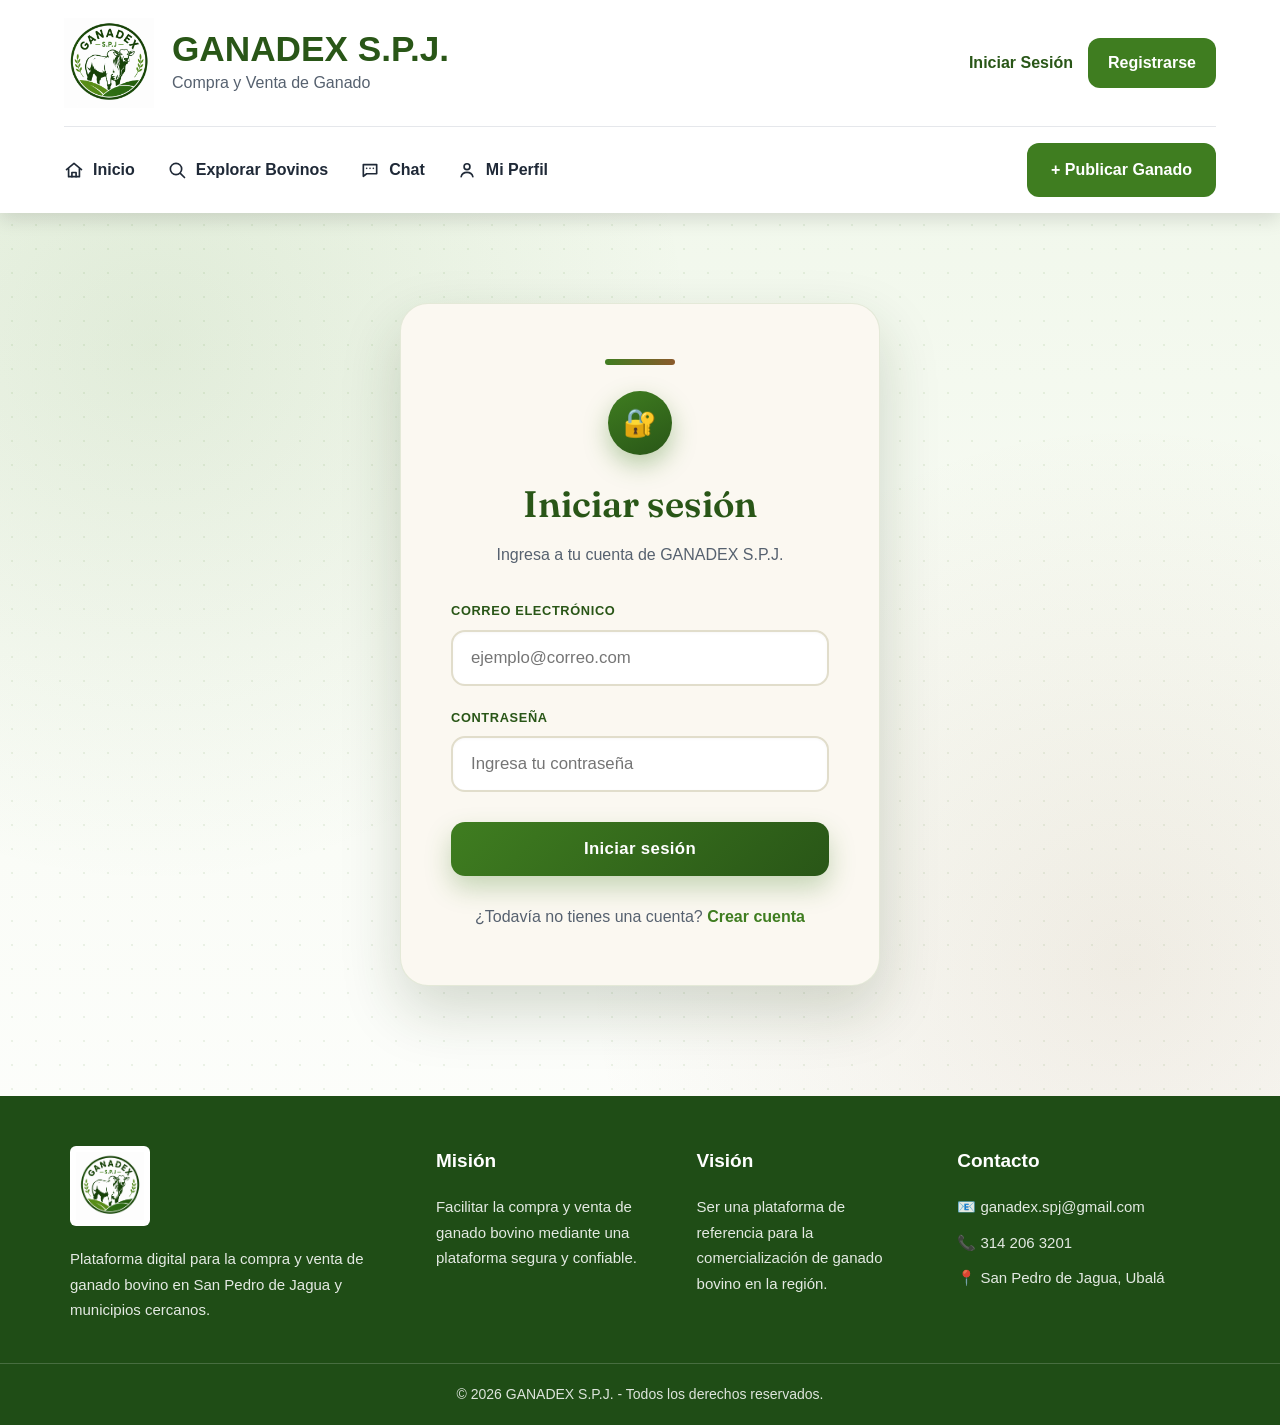
<file: codigo principal/publicar.html>
<!DOCTYPE html>
<html lang="es">

<head>

    <meta charset="UTF-8">

    <meta
        name="viewport"
        content="width=device-width, initial-scale=1.0"
    >

    <title>Publicar Ganado | GANADEX S.P.J.</title>


    <!-- CSS -->

    <link rel="stylesheet" href="css/variables.css">
    <link rel="stylesheet" href="css/style.css">
    <link rel="stylesheet" href="css/header.css">
    <link rel="stylesheet" href="css/publicar.css">
    <link rel="stylesheet" href="css/footer.css">

</head>


<body>


    <!-- =====================================================
         HEADER
    ====================================================== -->

    <header class="header">

        <div class="container">

            <div class="header-top">

                <div class="brand">

                    <a href="index.html">

                        <img
                            src="assets/img/logos/logo-principal.png"
                            alt="Logo GANADEX S.P.J."
                        >

                    </a>

                    <div class="brand-text">

                        <h1>GANADEX S.P.J.</h1>

                        <p>Compra y Venta de Ganado</p>

                    </div>

                </div>


                <div class="user-actions">

                    <!-- header.js modifica esta zona -->

                </div>

            </div>


            <div class="header-bottom">

                <nav class="navbar">

    <ul>

        <!-- INICIO -->
        <li>
            <a href="index.html">

                <svg
                    class="nav-icon"
                    viewBox="0 0 24 24"
                    aria-hidden="true"
                >
                    <path
                        d="M3 11.5 12 4l9 7.5"
                    />

                    <path
                        d="M5.5 10.5V20h13v-9.5"
                    />

                    <path
                        d="M9.5 20v-5h5v5"
                    />
                </svg>

                <span>Inicio</span>

            </a>
        </li>


        <!-- EXPLORAR -->
        <li>
            <a href="explorar.html">

                <svg
                    class="nav-icon"
                    viewBox="0 0 24 24"
                    aria-hidden="true"
                >
                    <circle
                        cx="10.8"
                        cy="10.8"
                        r="6.8"
                    />

                    <path
                        d="m16 16 5 5"
                    />
                </svg>

                <span>Explorar Bovinos</span>

            </a>
        </li>


        <!-- CHAT -->
        <li>
            <a href="chat.html">

                <svg
                    class="nav-icon"
                    viewBox="0 0 24 24"
                    aria-hidden="true"
                >
                    <path
                        d="M4 5.5h16v11H8l-4 3v-14Z"
                    />

                    <path
                        d="M8 10h.01"
                    />

                    <path
                        d="M12 10h.01"
                    />

                    <path
                        d="M16 10h.01"
                    />
                </svg>

                <span>Chat</span>

            </a>
        </li>


        <!-- PERFIL -->
        <li>
            <a href="perfil.html">

                <svg
                    class="nav-icon"
                    viewBox="0 0 24 24"
                    aria-hidden="true"
                >
                    <circle
                        cx="12"
                        cy="8"
                        r="3.5"
                    />

                    <path
                        d="M5 20c.8-3.4 3.2-5.2 7-5.2s6.2 1.8 7 5.2"
                    />
                </svg>

                <span>Mi Perfil</span>

            </a>
        </li>

    </ul>

</nav>


                <a
                    href="publicar.html"
                    class="btn-publish"
                >
                    + Publicar Ganado
                </a>

            </div>

        </div>

    </header>



    <!-- =====================================================
         CONTENIDO PRINCIPAL
    ====================================================== -->

    <main>

        <section class="publish-section">

            <div class="container">


                <div class="publish-header">

                    <h1>Publicar ganado</h1>

                    <p>
                        Completa la información del bovino
                        que deseas publicar en GANADEX S.P.J.
                    </p>

                </div>


                <!-- =================================================
                     FORMULARIO
                ================================================== -->

                <form
                    id="form-publicar"
                    class="publish-form"
                >


                    <!-- =============================================
                         INFORMACIÓN DEL BOVINO
                    ============================================== -->

                    <div class="publish-card">

                        <h2>
                            Información del bovino
                        </h2>


                        <div class="form-grid">


                            <!-- RAZA -->

                            <div class="form-group">

                                <label for="raza">
                                    Raza *
                                </label>

                                <select
                                    id="raza"
                                    name="raza"
                                    required
                                >

                                    <option value="">
                                        Selecciona una raza
                                    </option>

                                    <option value="Brahman">
                                        Brahman
                                    </option>

                                    <option value="Angus">
                                        Angus
                                    </option>

                                    <option value="Gyr">
                                        Gyr
                                    </option>

                                    <option value="Brangus">
                                        Brangus
                                    </option>

                                    <option value="Normando">
                                        Normando
                                    </option>

                                    <option value="Simental">
                                        Simental
                                    </option>

                                    <option value="Otro">
                                        Otra
                                    </option>

                                </select>

                            </div>


                            <!-- SEXO -->

                            <div class="form-group">

                                <label for="sexo">
                                    Sexo *
                                </label>

                                <select
                                    id="sexo"
                                    name="sexo"
                                    required
                                >

                                    <option value="">
                                        Selecciona
                                    </option>

                                    <option value="Macho">
                                        Macho
                                    </option>

                                    <option value="Hembra">
                                        Hembra
                                    </option>

                                </select>

                            </div>


                            <!-- EDAD -->

                            <div class="form-group">

                                <label for="edad">
                                    Edad (meses) *
                                </label>

                                <input
                                    type="number"
                                    id="edad"
                                    name="edad"
                                    min="1"
                                    max="240"
                                    placeholder="Ej. 24"
                                    required
                                >

                            </div>


                            <!-- PESO -->

                            <div class="form-group">

                                <label for="peso">
                                    Peso (kg) *
                                </label>

                                <input
                                    type="number"
                                    id="peso"
                                    name="peso"
                                    min="1"
                                    placeholder="Ej. 480"
                                    required
                                >

                            </div>


                            <!-- MUNICIPIO -->

                            <div class="form-group">

                                <label for="municipio">
                                    Municipio *
                                </label>

                                <select
                                    id="municipio"
                                    name="municipio"
                                    required
                                >

                                    <option value="">
                                        Selecciona un municipio
                                    </option>

                                    <option value="San Pedro de Jagua">
                                        San Pedro de Jagua
                                    </option>

                                    <option value="Ubalá">
                                        Ubalá
                                    </option>

                                    <option value="Guasca">
                                        Guasca
                                    </option>

                                </select>

                            </div>


                            <!-- PRECIO -->

                            <div class="form-group">

                                <label for="precio">
                                    Precio de venta *
                                </label>

                                <input
                                    type="number"
                                    id="precio"
                                    name="precio"
                                    min="1"
                                    placeholder="Ej. 6800000"
                                    required
                                >

                            </div>


                        </div>

                    </div>



                    <!-- =============================================
                         DESCRIPCIÓN
                    ============================================== -->

                    <div class="publish-card">

                        <h2>
                            Descripción
                        </h2>

                        <div class="form-group">

                            <label for="descripcion">
                                Describe el bovino
                            </label>

                            <textarea
                                id="descripcion"
                                name="descripcion"
                                rows="6"
                                maxlength="1000"
                                placeholder="Escribe información importante sobre el bovino..."
                            ></textarea>

                        </div>

                    </div>



                    <!-- =============================================
                         FOTOGRAFÍA
                    ============================================== -->

                    <div class="publish-card">

                        <h2>
                            Fotografía
                        </h2>

                        <p class="publish-help">

                            Agrega una imagen representativa
                            del bovino.

                        </p>


                        <div class="form-group">

                            <label for="imagen">
                                Imagen del bovino
                            </label>

                            <input
                                type="file"
                                id="imagen"
                                name="imagen"
                                accept="image/png,image/jpeg,image/webp"
                            >

                        </div>


                        <div
                            id="preview-imagen"
                            class="image-preview"
                        >

                            <span>
                                Vista previa
                            </span>

                        </div>

                    </div>



                    <!-- =============================================
                         MENSAJE
                    ============================================== -->

                    <div
                        id="mensaje-publicar"
                        class="publish-message"
                    ></div>



                    <!-- =============================================
                         BOTÓN
                    ============================================== -->

                    <button
                        type="submit"
                        class="publish-submit"
                    >

                        Publicar bovino

                    </button>


                </form>

            </div>

        </section>

    </main>



    <!-- =====================================================
         FOOTER
    ====================================================== -->

    <footer class="footer">

        <div class="container footer-content">

            <div class="footer-brand">

                <img
                    src="assets/img/logos/logo-principal.png"
                    alt="Logo GANADEX"
                >

                <p>
                    Plataforma digital para la compra y venta
                    de ganado bovino en San Pedro de Jagua
                    y municipios cercanos.
                </p>

            </div>


            <div class="footer-column">

                <h3>Misión</h3>

                <p>
                    Facilitar la compra y venta de ganado bovino
                    mediante una plataforma segura y confiable.
                </p>

            </div>


            <div class="footer-column">

                <h3>Visión</h3>

                <p>
                    Ser una plataforma de referencia para la
                    comercialización de ganado bovino en la región.
                </p>

            </div>


            <div class="footer-column">

                <h3>Contacto</h3>

                <p>
                    📧 ganadex.spj@gmail.com
                </p>

                <p>
                    📞 314 206 3201
                </p>

                <p>
                    📍 San Pedro de Jagua, Ubalá
                </p>

            </div>

        </div>


        <div class="footer-bottom">

            <p>
                © 2026 GANADEX S.P.J.
                - Todos los derechos reservados.
            </p>

        </div>

    </footer>



    <!-- JAVASCRIPT -->

    <script src="js/auth.js"></script>

    <script src="js/header.js"></script>

    <script src="js/publicar.js"></script>


</body>

</html>
</file>
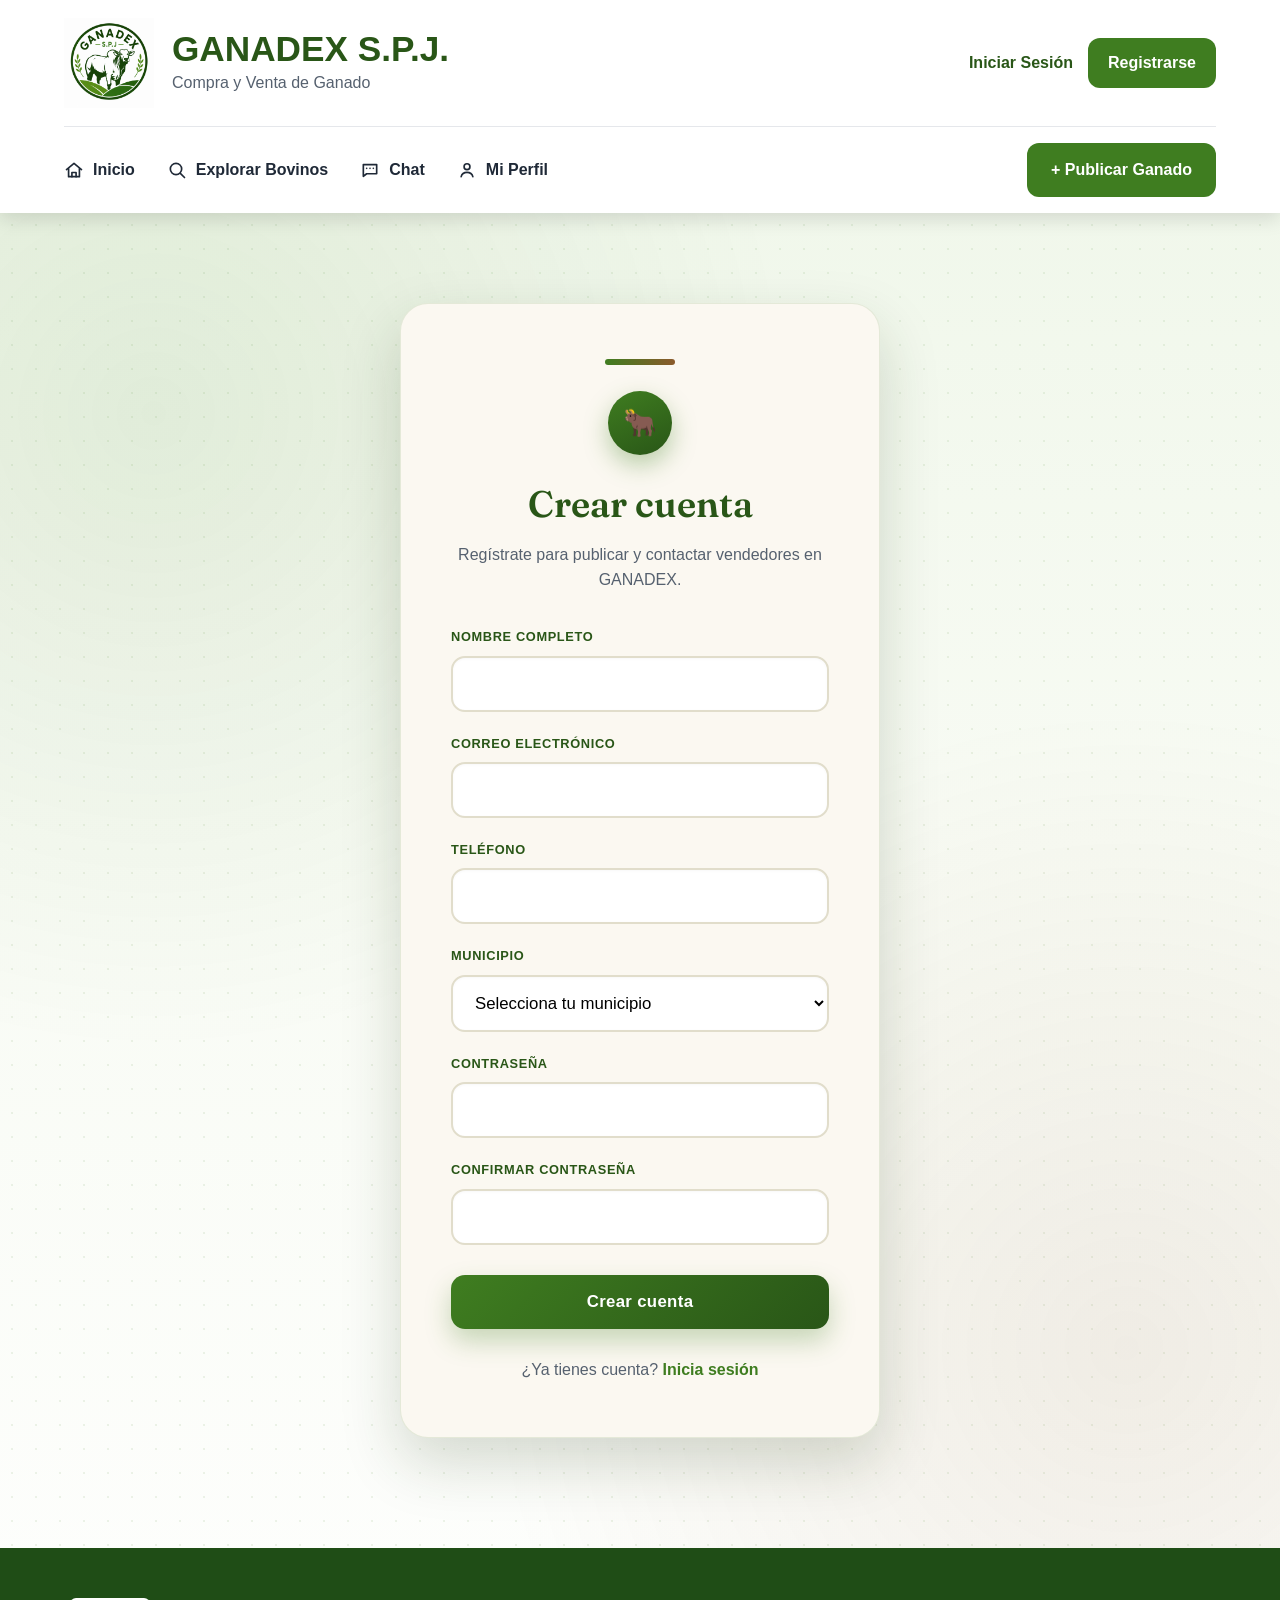
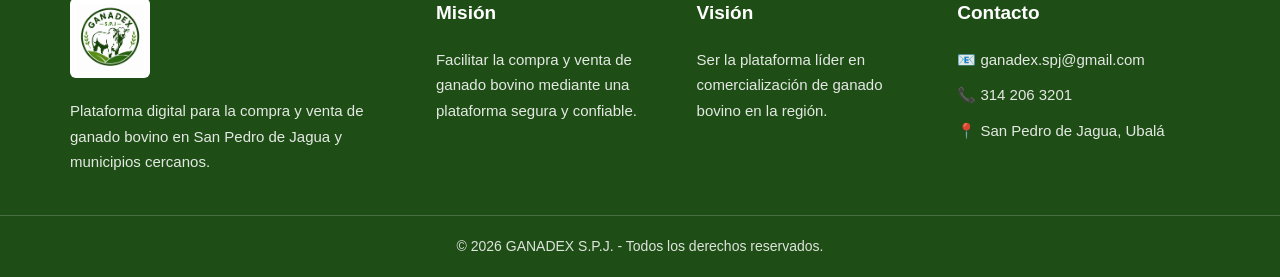
<file: codigo principal/registro.html>
<!DOCTYPE html>
<html lang="es">

<head>

    <meta charset="UTF-8">
    <meta name="viewport" content="width=device-width, initial-scale=1.0">

    <title>Registrarse | GANADEX S.P.J.</title>

    <link rel="preconnect" href="https://fonts.googleapis.com">
    <link rel="preconnect" href="https://fonts.gstatic.com" crossorigin>
    <link href="https://fonts.googleapis.com/css2?family=Fraunces:ital,wght@0,500;0,600;0,700;1,500&display=swap" rel="stylesheet">

    <link rel="stylesheet" href="css/variables.css">
    <link rel="stylesheet" href="css/style.css">
    <link rel="stylesheet" href="css/header.css">
    <link rel="stylesheet" href="css/registro.css">
    <link rel="stylesheet" href="css/footer.css">
</head>

<body>

    <header class="header">

        <div class="container">

            <div class="header-top">

                <div class="brand">

                    <img src="assets/img/logos/logo-principal.png" alt="Logo GANADEX">

                    <div class="brand-text">

                        <h1>GANADEX S.P.J.</h1>

                        <p>Compra y Venta de Ganado</p>

                    </div>

                </div>

                <div class="user-actions">

                    <a href="login.html" class="login">Iniciar Sesión</a>

                    <a href="registro.html" class="register">Registrarse</a>

                </div>

            </div>

            <div class="header-bottom">

                <button
                    type="button"
                    class="menu-toggle"
                    id="menu-toggle"
                    aria-label="Abrir menú"
                    aria-expanded="false"
                >
                    <span></span>
                    <span></span>
                    <span></span>
                </button>

                <div class="nav-wrapper" id="nav-wrapper">

                    <nav class="navbar">

                        <ul>

                            <!-- INICIO -->
                            <li>
                                <a href="index.html">

                                    <svg
                                        class="nav-icon"
                                        viewBox="0 0 24 24"
                                        aria-hidden="true"
                                    >
                                        <path
                                            d="M3 11.5 12 4l9 7.5"
                                        />

                                        <path
                                            d="M5.5 10.5V20h13v-9.5"
                                        />

                                        <path
                                            d="M9.5 20v-5h5v5"
                                        />
                                    </svg>

                                    <span>Inicio</span>

                                </a>
                            </li>


                            <!-- EXPLORAR -->
                            <li>
                                <a href="explorar.html">

                                    <svg
                                        class="nav-icon"
                                        viewBox="0 0 24 24"
                                        aria-hidden="true"
                                    >
                                        <circle
                                            cx="10.8"
                                            cy="10.8"
                                            r="6.8"
                                        />

                                        <path
                                            d="m16 16 5 5"
                                        />
                                    </svg>

                                    <span>Explorar Bovinos</span>

                                </a>
                            </li>


                            <!-- CHAT -->
                            <li>
                                <a href="chat.html">

                                    <svg
                                        class="nav-icon"
                                        viewBox="0 0 24 24"
                                        aria-hidden="true"
                                    >
                                        <path
                                            d="M4 5.5h16v11H8l-4 3v-14Z"
                                        />

                                        <path
                                            d="M8 10h.01"
                                        />

                                        <path
                                            d="M12 10h.01"
                                        />

                                        <path
                                            d="M16 10h.01"
                                        />
                                    </svg>

                                    <span>Chat</span>

                                </a>
                            </li>


                            <!-- PERFIL -->
                            <li>
                                <a href="perfil.html">

                                    <svg
                                        class="nav-icon"
                                        viewBox="0 0 24 24"
                                        aria-hidden="true"
                                    >
                                        <circle
                                            cx="12"
                                            cy="8"
                                            r="3.5"
                                        />

                                        <path
                                            d="M5 20c.8-3.4 3.2-5.2 7-5.2s6.2 1.8 7 5.2"
                                        />
                                    </svg>

                                    <span>Mi Perfil</span>

                                </a>
                            </li>

                        </ul>

                    </nav>

                    <a
                        href="publicar.html"
                        class="btn-publish"
                    >
                        + Publicar Ganado
                    </a>

                </div>

            </div>

        </div>

    </header>

    <main>

        <section class="auth">

            <div class="container">

                <div class="auth-box">

                    <div class="auth-icono">🐂</div>

                    <h1>Crear cuenta</h1>
                    <p class="subtitulo">Regístrate para publicar y contactar vendedores en GANADEX.</p>

                    <div id="mensaje-registro" class="auth-mensaje"></div>

                    <form id="form-registro">

                        <div class="auth-group">
                            <label for="nombre">Nombre completo</label>
                            <input type="text" id="nombre" required>
                        </div>

                        <div class="auth-group">
                            <label for="correo">Correo electrónico</label>
                            <input type="email" id="correo" required>
                        </div>

                        <div class="auth-group">
                            <label for="telefono">Teléfono</label>
                            <input type="tel" id="telefono" required>
                        </div>

                        <div class="auth-group">
                            <label for="municipio">Municipio</label>
                            <select id="municipio" required>
                                <option value="">Selecciona tu municipio</option>
                                <option>San Pedro de Jagua</option>
                                <option>Ubalá</option>
                                <option>Guasca</option>
                                <option>Otro</option>
                            </select>
                        </div>

                        <div class="auth-group">
                            <label for="contrasena">Contraseña</label>
                            <input type="password" id="contrasena" minlength="6" required>
                        </div>

                        <div class="auth-group">
                            <label for="confirmar">Confirmar contraseña</label>
                            <input type="password" id="confirmar" minlength="6" required>
                        </div>

                        <button type="submit" class="btn-auth">Crear cuenta</button>

                    </form>

                    <p class="auth-footer">
                        ¿Ya tienes cuenta? <a href="login.html">Inicia sesión</a>
                    </p>

                </div>

            </div>

        </section>

    </main>

    <footer class="footer">

        <div class="container footer-content">

            <div class="footer-brand">

                <img src="assets/img/logos/logo-principal.png" alt="Logo GANADEX">

                <p>Plataforma digital para la compra y venta de ganado bovino en San Pedro de Jagua y municipios cercanos.</p>

            </div>

            <div class="footer-column">

                <h3>Misión</h3>

                <p>Facilitar la compra y venta de ganado bovino mediante una plataforma segura y confiable.</p>

            </div>

            <div class="footer-column">

                <h3>Visión</h3>

                <p>Ser la plataforma líder en comercialización de ganado bovino en la región.</p>

            </div>

            <div class="footer-column">

                <h3>Contacto</h3>

                <p>📧 ganadex.spj@gmail.com</p>
                <p>📞 314 206 3201</p>
                <p>📍 San Pedro de Jagua, Ubalá</p>

            </div>

        </div>

        <div class="footer-bottom">

            <p>© 2026 GANADEX S.P.J. - Todos los derechos reservados.</p>

        </div>

    </footer>

    <script src="js/auth.js"></script>
    <script src="js/registro.js"></script>
    <script src="js/header.js"></script>

</body>

</html>
</file>
<file: codigo principal/css/variables.css>
:root {

    /* ===== IDENTIDAD GANADEX ===== */

   /* ===== IDENTIDAD GANADEX ===== */

--color-primary: #3F7D20;
--color-primary-dark: #295617;
--color-primary-light: #78B43D;

--color-white: #FFFFFF;
--color-background: #EEF6E8;
--color-black: #1F2937;
--color-gray: #56616F;
--color-earth: #8B5A2B;

--color-success: #2E7D32;
--color-warning: #F59E0B;
--color-danger: #C62828;

    /* Tipografía */

        /* Tipografía */

    --font-primary: Arial, Helvetica, sans-serif;
    --font-display: 'Fraunces', serif;

    /* Tamaños */

    --container-width: 1200px;

    /* Espaciados */

    --spacing-xs: 5px;
    --spacing-sm: 10px;
    --spacing-md: 20px;
    --spacing-lg: 40px;
    --spacing-xl: 80px;

    /* Bordes */

    --border-radius-sm: 6px;
    --border-radius-md: 12px;
    --border-radius-lg: 20px;
    --border-radius-xl: 30px;

    /* Sombras */

    --shadow-sm: 0 2px 8px rgba(0,0,0,.08);
    --shadow-md: 0 6px 18px rgba(0,0,0,.12);
    --shadow-lg: 0 12px 30px rgba(0,0,0,.18);

    /* Transiciones */

    --transition: .3s ease;

    /* Header */

    --header-height: 145px;

}
</file>
<file: codigo principal/css/style.css>
@charset "UTF-8";

/* =========================
   CONFIGURACIÓN GENERAL
========================= */

*{
    margin:0;
    padding:0;
    box-sizing:border-box;
}

html{
    scroll-behavior:smooth;
}

body{
    font-family:var(--font-primary);
    background:linear-gradient(
        180deg,
        #EEF6E8 0%,
        #F8FBF4 45%,
        #FFFFFF 100%
    );
    color:var(--color-black);
    line-height:1.6;
    padding-top:var(--header-height);
}

/* =========================
   CONTENEDOR GENERAL
========================= */

.container{
    width:90%;
    max-width:var(--container-width);
    margin:0 auto;
}

/* =========================
   ELEMENTOS GENERALES
========================= */

img{
    max-width:100%;
    display:block;
}

a{
    text-decoration:none;
    color:inherit;
    transition:var(--transition);
}

ul,
ol{
    list-style:none;
}

button,
input,
textarea{
    font-family:inherit;
    border:none;
    outline:none;
}

/* =========================
   SECCIONES
========================= */

section{
    padding:var(--spacing-xl) 0;
}

/* =========================
   TIPOGRAFÍA
========================= */

h1,
h2,
h3,
h4{
    color:var(--color-primary-dark);
}

h2{
    font-size:2.5rem;
    margin-bottom:var(--spacing-md);
}

h3{
    margin-bottom:var(--spacing-sm);
}

p{
    color:var(--color-gray);
}

/* =========================
   TARJETAS GENERALES
========================= */

.information{
    display:grid;
    grid-template-columns:repeat(auto-fit,minmax(250px,1fr));
    gap:var(--spacing-md);
}

.card{
    background:var(--color-white);
    padding:25px;
    border-radius:var(--border-radius-lg);
    box-shadow:var(--shadow-sm);
    border-left:6px solid var(--color-primary);
    transition:var(--transition);
}

.card:hover{
    transform:translateY(-5px);
    box-shadow:var(--shadow-md);
}

.card ul li{
    margin-bottom:10px;
}

/* =========================
   CATÁLOGO
========================= */

.catalog h2{
    text-align:center;
}

.catalog-container{
    display:grid;
    grid-template-columns:repeat(auto-fit,minmax(280px,1fr));
    gap:var(--spacing-lg);
}

/* =========================
   ESTADÍSTICAS
========================= */

.statistics{
    display:grid;
    grid-template-columns:repeat(auto-fit,minmax(200px,1fr));
    gap:var(--spacing-lg);
    text-align:center;
}

.stat{
    background:var(--color-white);
    padding:30px;
    border-radius:var(--border-radius-lg);
    box-shadow:var(--shadow-sm);
}

.stat h2{
    color:var(--color-primary);
    font-size:2.5rem;
}

.page-placeholder{
    min-height:70vh;
    display:flex;
    align-items:center;
}

.page-placeholder h1{
    font-size:3rem;
    margin-bottom:15px;
}

.page-placeholder p{
    font-size:1.2rem;
}
</file>
<file: codigo principal/css/header.css>
.header{
    position:fixed;
    top:0;
    left:0;
    width:100%;
    z-index:9999;
    background-color:var(--color-white);
    box-shadow:var(--shadow-md);
}

.header .container{
    background-color:var(--color-white);
}

.header-top{
    display:flex;
    justify-content:space-between;
    align-items:center;
    padding:18px 0;
}

.brand{
    display:flex;
    align-items:center;
    gap:18px;
}

.brand img{
    width:90px;
    height:90px;
    object-fit:contain;
    flex-shrink:0;
}

.brand-text h1{
    font-size:2.2rem;
    line-height:1;
    margin-bottom:4px;
}

.brand-text p{
    color:var(--color-gray);
}

.user-actions{
    display:flex;
    align-items:center;
    gap:15px;
}

.login{
    color:var(--color-primary-dark);
    font-weight:600;
}

.login:hover{
    color:var(--color-primary);
}

.register{
    background:var(--color-primary);
    color:var(--color-white);
    padding:12px 20px;
    border-radius:var(--border-radius-md);
    font-weight:600;
}

.register:hover{
    background:var(--color-primary-dark);
}

.header-bottom{
    display:flex;
    justify-content:space-between;
    align-items:center;
    padding:16px 0;
    border-top:1px solid #E5E7EB;
    position:relative;
}

/* =========================================================
   NAVEGACIÓN
========================================================= */

.nav-wrapper{
    display:contents;
}

.navbar ul {

    display: flex;

    align-items: center;

    gap: 32px;

}


.navbar li {

    display: flex;

    align-items: center;

}


.navbar a {

    display: flex;

    align-items: center;

    gap: 9px;

    color: var(--color-black);

    font-weight: 600;

    transition: var(--transition);

}


.navbar a:hover {

    color: var(--color-primary);

}


/* =========================================================
   ÍCONOS DE NAVEGACIÓN
========================================================= */

.nav-icon {

    width: 20px;

    height: 20px;

    flex-shrink: 0;

    fill: none;

    stroke: currentColor;

    stroke-width: 2;

    stroke-linecap: round;

    stroke-linejoin: round;

    transition: var(--transition);

}


.navbar a:hover .nav-icon {

    transform: translateY(-1px);

}


/* =========================================================
   BOTÓN PUBLICAR
========================================================= */

.btn-publish {

    display: flex;

    align-items: center;

    justify-content: center;

    gap: 8px;

    background: var(--color-primary);

    color: var(--color-white);

    padding: 14px 24px;

    border-radius: var(--border-radius-md);

    font-weight: 700;

    transition: var(--transition);

}
.publish-plus {

    font-size: 1.2rem;

    line-height: 1;

    font-weight: 700;

}


.btn-publish:hover {

    background: var(--color-primary-dark);

    transform: translateY(-1px);

}
/* =========================================================
   USUARIO AUTENTICADO
========================================================= */

.user-menu {
    display: flex;
    align-items: center;
    gap: 18px;
}


.user-profile {
    display: flex;
    align-items: center;
    gap: 10px;
    color: var(--color-primary-dark);
    font-weight: 700;
}


.user-icon {
    width: 38px;
    height: 38px;

    display: flex;
    align-items: center;
    justify-content: center;

    background: var(--color-primary);
    color: var(--color-white);

    border-radius: 50%;

    font-weight: 700;
}


.user-name {
    max-width: 180px;

    white-space: nowrap;
    overflow: hidden;
    text-overflow: ellipsis;
}


.logout {
    background: transparent;

    color: var(--color-danger);

    border: 1px solid var(--color-danger);

    padding: 9px 14px;

    border-radius: var(--border-radius-md);

    font-weight: 600;

    cursor: pointer;

    transition: var(--transition);
}


.logout:hover {
    background: var(--color-danger);
    color: var(--color-white);
}


/* =========================================================
   BOTÓN HAMBURGUESA
========================================================= */

.menu-toggle{

    display:none;

    flex-direction:column;

    justify-content:center;

    align-items:center;

    gap:5px;

    width:38px;

    height:38px;

    background:transparent;

    cursor:pointer;

    flex-shrink:0;

}

.menu-toggle span{

    display:block;

    width:24px;

    height:3px;

    background:var(--color-primary-dark);

    border-radius:2px;

    transition:var(--transition);

}

.menu-toggle.open span:nth-child(1){
    transform:translateY(8px) rotate(45deg);
}

.menu-toggle.open span:nth-child(2){
    opacity:0;
}

.menu-toggle.open span:nth-child(3){
    transform:translateY(-8px) rotate(-45deg);
}


/* =========================================================
   RESPONSIVE
========================================================= */

@media (max-width: 860px) {

    .header-top{
        padding:12px 0;
    }

    .brand{
        gap:12px;
    }

    .brand img{
        width:58px;
        height:58px;
    }

    .brand-text h1{
        font-size:1.4rem;
    }

    .brand-text p{
        font-size:0.8rem;
    }

    .user-actions{
        gap:8px;
    }

    .login{
        font-size:0.85rem;
    }

    .register{
        padding:9px 14px;
        font-size:0.85rem;
    }

    .user-menu {
        gap: 10px;
    }

    .user-name {
        display: none;
    }

    .logout {
        padding: 8px 10px;
        font-size: 0.85rem;
    }

    .header-bottom{
        justify-content:flex-start;
        padding:10px 0;
    }

    .menu-toggle{
        display:flex;
    }

    .nav-wrapper{
        display:none;
        position:absolute;
        top:100%;
        left:0;
        right:0;
        flex-direction:column;
        align-items:stretch;
        background:var(--color-white);
        border-top:1px solid #E5E7EB;
        box-shadow:var(--shadow-md);
        padding:10px 20px 20px;
    }

    .nav-wrapper.open{
        display:flex;
    }

    .navbar ul{
        flex-direction:column;
        align-items:stretch;
        gap:0;
    }

    .navbar li{
        border-bottom:1px solid #F1F1F1;
    }

    .navbar a{
        padding:14px 4px;
    }

    .btn-publish{
        margin-top:14px;
        justify-content:center;
    }

}


@media (max-width: 480px) {

    .brand-text p{
        display:none;
    }

}
</file>
<file: codigo principal/css/hero.css>
.hero{
    background: linear-gradient(
    90deg,
    #6F8F53 0%,
    #89A86A 45%,
    #F8FBF4 100%
);
    border-radius:0 0 40px 40px;
    padding:60px 0 90px;
    margin-top:20px;
    position:relative;
    overflow:hidden;
}

.hero-container{
    display:grid;
    grid-template-columns:55% 45%;
    align-items:center;
    gap:60px;
    min-height:75vh;
}

.hero-content h2 {
    color: var(--color-primary-dark);
}

.hero-content p {
    color: #ffffff;
}

.hero-content p{
    font-size:1.2rem;
    max-width:560px;
    margin-bottom:30px;
    
}

.search-box{
    display:flex;
    background:var(--color-white);
    border-radius:60px;
    overflow:hidden;
    box-shadow:var(--shadow-md);
    margin-bottom:25px;
}

.search-box input{
    flex:1;
    padding:20px 25px;
    font-size:1rem;
}

.search-box button{
    background:var(--color-primary);
    color:var(--color-white);
    padding:0 35px;
    cursor:pointer;
    font-weight:bold;
}

.quick-filters{
    display:flex;
    flex-wrap:wrap;
    gap:12px;
    margin-bottom:35px;
}

.quick-filters a{
    background:var(--color-white);
    padding:12px 20px;
    border-radius:50px;
    box-shadow:var(--shadow-sm);
    font-weight:600;
    color:var(--color-primary-dark);
    transition:var(--transition);
}

.quick-filters a:hover{
    background:var(--color-primary);
    color:var(--color-white);
    transform:translateY(-2px);
}
.hero-buttons{
    display:flex;
    gap:18px;
}

.hero-primary,
.hero-secondary{
    padding:16px 30px;
    border-radius:var(--border-radius-md);
    font-weight:bold;
}

.hero-primary{
    background:var(--color-primary);
    color:var(--color-white);
}

.hero-secondary{
    border:2px solid var(--color-primary);
    color:var(--color-primary-dark);
}

.hero-image{
    display:flex;
    justify-content:center;
    align-items:center;
}

.hero-image img{
    width:100%;
    max-width:520px;
    border-radius:20px;
    object-fit:cover;
}

@media(max-width:900px){

.hero-container{
grid-template-columns:1fr;
text-align:center;
}

.hero-content h2{
font-size:2.4rem;
}

.search-box{
flex-direction:column;
border-radius:20px;
}

.search-box button{
padding:18px;
}

.hero-buttons,
.quick-filters{
justify-content:center;
}

}
</file>
<file: codigo principal/css/footer.css>
/* =========================================================
   GANADEX S.P.J. — FOOTER
========================================================= */

.footer {
    width: 100%;
    background: #1f4d16;
    color: #ffffff;
    margin: 0;
}


/* =========================================================
   CONTENIDO PRINCIPAL
========================================================= */

.footer-content {
    width: 100%;
    max-width: 1200px;
    margin: 0 auto;

    padding: 50px 30px 40px;

    display: grid;
    grid-template-columns: 1.5fr 1fr 1fr 1.2fr;
    gap: 50px;

    box-sizing: border-box;
}


/* =========================================================
   MARCA
========================================================= */

.footer-brand {
    min-width: 0;
}

.footer-brand img {
    width: 80px;
    height: 80px;

    object-fit: contain;

    background: #ffffff;
    padding: 6px;

    border-radius: 6px;

    display: block;
    margin-bottom: 20px;
}

.footer-brand p {
    margin: 0;

    max-width: 380px;

    color: rgba(255, 255, 255, 0.88);

    font-size: 15px;
    line-height: 1.7;
}


/* =========================================================
   COLUMNAS
========================================================= */

.footer-column {
    min-width: 0;
}

.footer-column h3 {
    margin: 0 0 18px;

    color: #ffffff;

    font-size: 19px;
    font-weight: 700;
}

.footer-column p {
    margin: 0 0 10px;

    color: rgba(255, 255, 255, 0.88);

    font-size: 15px;
    line-height: 1.7;
}


/* =========================================================
   CONTACTO
========================================================= */

.footer-column:last-child p {
    display: flex;
    align-items: flex-start;
    gap: 7px;
}


/* =========================================================
   PARTE INFERIOR
========================================================= */

.footer-bottom {
    width: 100%;

    border-top: 1px solid rgba(255, 255, 255, 0.18);

    padding: 20px 30px;

    box-sizing: border-box;

    text-align: center;
}

.footer-bottom p {
    margin: 0;

    color: rgba(255, 255, 255, 0.85);

    font-size: 14px;
    line-height: 1.5;
}


/* =========================================================
   TABLET
========================================================= */

@media (max-width: 900px) {

    .footer-content {
        grid-template-columns: 1fr 1fr;

        gap: 40px;

        padding: 45px 25px 35px;
    }

}


/* =========================================================
   CELULAR
========================================================= */

@media (max-width: 600px) {

    .footer-content {
        grid-template-columns: 1fr;

        gap: 32px;

        padding: 40px 20px 30px;
    }


    .footer-brand,
    .footer-column {
        text-align: center;
    }


    .footer-brand img {
        margin-left: auto;
        margin-right: auto;
    }


    .footer-brand p {
        max-width: 100%;
    }


    .footer-column h3 {
        font-size: 18px;
        margin-bottom: 12px;
    }


    .footer-column p {
        font-size: 14px;
    }


    .footer-column:last-child p {
        justify-content: center;
    }


    .footer-bottom {
        padding: 18px 20px;
    }


    .footer-bottom p {
        font-size: 13px;
    }

}
</file>
<file: codigo principal/css/catalog.css>
.featured{
    padding: 60px 0 90px;
    background:#F7FAF4;
}

.section-header{
    display:flex;
    justify-content:space-between;
    align-items:flex-end;
    margin-bottom:40px;
}

.section-header h2{
    font-size:2.5rem;
    margin-bottom:8px;
}

.section-header p{
    color:var(--color-gray);
}

.view-all{
    color:var(--color-primary);
    font-weight:700;
}

.view-all:hover{
    color:var(--color-primary-dark);
}

.featured-grid{
    display:grid;
    grid-template-columns:repeat(auto-fit,minmax(300px,1fr));
    gap:40px;
}

/* =========================
   TARJETA
========================= */

.cow-card{
    background:var(--color-white);
    border-radius:22px;
    overflow:hidden;
    box-shadow:var(--shadow-sm);
    border:1px solid rgba(63,125,32,.12);
    transition:var(--transition);
}

.cow-card:hover{
    transform:translateY(-8px);
    box-shadow:var(--shadow-lg);
}

/* =========================
   IMAGEN PNG
========================= */

.cow-image{
    position:relative;
    height:250px;
    background:linear-gradient(
        180deg,
        #F6FAF2 0%,
        #E7F3DA 100%
    );
    display:flex;
    justify-content:center;
    align-items:flex-end;
    padding:15px;
}

.cow-image img{
    width:100%;
    max-height:220px;
    object-fit:contain;
    transition:.4s ease;
    filter:drop-shadow(0 12px 20px rgba(0,0,0,.18));
}

.cow-card:hover .cow-image img{
    transform:translateY(-8px) scale(1.05);
}

/* =========================
   ESTADO
========================= */

.status{
    position:absolute;
    top:15px;
    left:15px;
    padding:7px 14px;
    border-radius:50px;
    font-size:.8rem;
    font-weight:bold;
    color:white;
    z-index:2;
}

.available{
    background:#2E7D32;
}

.sold{
    background:var(--color-danger);
}

/* =========================
   INFORMACIÓN
========================= */

.cow-info{
    padding:24px;
}

.badge{
    display:inline-block;
    background:#E8F3DC;
    color:var(--color-primary-dark);
    padding:8px 14px;
    border-radius:50px;
    font-size:.9rem;
    font-weight:bold;
    margin-bottom:15px;
}

.cow-info h3{
    color:var(--color-primary-dark);
    font-size:1.8rem;
    margin:10px 0;
}

.cow-info p{
    color:var(--color-gray);
}

/* =========================
   DETALLES
========================= */

.cow-details{
    display:flex;
    justify-content:space-between;
    margin:22px 0;
    color:var(--color-gray);
    font-weight:500;
}

/* =========================
   BOTÓN
========================= */

.cow-info button,
.cow-info .btn-detalle{
    display:block;
    width:100%;
    padding:15px;
    background:var(--color-primary);
    color:var(--color-white);
    border-radius:12px;
    font-weight:bold;
    text-align:center;
    text-decoration:none;
    cursor:pointer;
    transition:var(--transition);
}

.cow-info button:hover,
.cow-info .btn-detalle:hover{
    background:var(--color-primary-dark);
    transform:translateY(-2px);
}

/* =========================
   RESPONSIVE
========================= */

@media(max-width:768px){

    .section-header{
        flex-direction:column;
        align-items:flex-start;
        gap:15px;
    }

    .featured-grid{
        grid-template-columns:1fr;
    }

    .cow-image{
        height:220px;
    }

    .cow-image img{
        max-height:190px;
    }

}
</file>
<file: codigo principal/css/chat.css>
/* =========================================================
   GANADEX S.P.J.
   CHAT
========================================================= */


/* =========================================================
   PÁGINA
========================================================= */

.chat-page {

    padding: 55px 0 70px;

    background: var(--color-background);

    min-height: calc(100vh - 210px);

}


/* =========================================================
   ENCABEZADO
========================================================= */

.chat-heading {

    margin-bottom: 30px;

}


.chat-heading h2 {

    margin-bottom: 6px;

    color: var(--color-primary-dark);

}


.chat-heading p {

    color: var(--color-gray);

}



/* =========================================================
   CONTENEDOR GENERAL
========================================================= */

.chat-container {

    display: grid;

    grid-template-columns: 330px 1fr;

    height: 650px;

    background: var(--color-white);

    border-radius: var(--border-radius-lg);

    overflow: hidden;

    box-shadow: var(--shadow-md);

    border: 1px solid #E5E7EB;

}



/* =========================================================
   SIDEBAR
========================================================= */

.conversation-sidebar {

    border-right: 1px solid #E5E7EB;

    display: flex;

    flex-direction: column;

    background: #FAFCF8;

}


.conversation-header {

    padding: 25px 22px 18px;

}


.conversation-header h3 {

    margin: 0;

    color: var(--color-primary-dark);

    font-size: 1.25rem;

}



/* =========================================================
   BUSCADOR DE CONVERSACIONES
========================================================= */

.conversation-search {

    margin: 0 18px 18px;

    display: flex;

    align-items: center;

    gap: 10px;

    padding: 11px 13px;

    background: var(--color-white);

    border: 1px solid #D1D5DB;

    border-radius: 10px;

}


.conversation-search svg {

    width: 18px;

    height: 18px;

    flex-shrink: 0;

    fill: none;

    stroke: var(--color-gray);

    stroke-width: 2;

    stroke-linecap: round;

}


.conversation-search input {

    width: 100%;

    min-width: 0;

    background: transparent;

    color: var(--color-black);

    font-size: 0.9rem;

}


.conversation-search input::placeholder {

    color: #9CA3AF;

}



/* =========================================================
   LISTA
========================================================= */

.conversation-list {

    flex: 1;

    overflow-y: auto;

}


.conversation-item {

    display: flex;

    align-items: center;

    gap: 13px;

    padding: 15px 18px;

    cursor: pointer;

    border-bottom: 1px solid #EEF1EC;

    transition: var(--transition);

}


.conversation-item:hover {

    background: #F1F7EC;

}


.conversation-item.active {

    background: #E6F1DC;

    border-left: 4px solid var(--color-primary);

    padding-left: 14px;

}



/* =========================================================
   AVATAR
========================================================= */

.conversation-avatar,
.chat-avatar {

    display: flex;

    align-items: center;

    justify-content: center;

    flex-shrink: 0;

    border-radius: 50%;

    background: var(--color-primary);

    color: var(--color-white);

    font-weight: 700;

}


.conversation-avatar {

    width: 46px;

    height: 46px;

    font-size: 1rem;

}


.chat-avatar {

    width: 48px;

    height: 48px;

    font-size: 1.1rem;

}



/* =========================================================
   INFORMACIÓN CONVERSACIÓN
========================================================= */

.conversation-info {

    min-width: 0;

    flex: 1;

}


.conversation-top {

    display: flex;

    align-items: center;

    justify-content: space-between;

    gap: 8px;

}


.conversation-name {

    color: var(--color-black);

    font-weight: 700;

    white-space: nowrap;

    overflow: hidden;

    text-overflow: ellipsis;

}


.conversation-time {

    color: #9CA3AF;

    font-size: 0.72rem;

    white-space: nowrap;

}


.conversation-preview {

    margin-top: 3px;

    color: var(--color-gray);

    font-size: 0.82rem;

    white-space: nowrap;

    overflow: hidden;

    text-overflow: ellipsis;

}



/* =========================================================
   CHAT PRINCIPAL
========================================================= */

.chat-main {

    min-width: 0;

    position: relative;

    background: var(--color-white);

}


.chat-empty {

    height: 100%;

    display: flex;

    flex-direction: column;

    align-items: center;

    justify-content: center;

    text-align: center;

    padding: 30px;

}


.chat-empty h3 {

    margin: 18px 0 7px;

    color: var(--color-primary-dark);

}


.chat-empty p {

    color: var(--color-gray);

}


.empty-chat-icon {

    width: 76px;

    height: 76px;

    display: flex;

    align-items: center;

    justify-content: center;

    border-radius: 50%;

    background: #EAF4E3;

}


.empty-chat-icon svg {

    width: 36px;

    height: 36px;

    fill: none;

    stroke: var(--color-primary);

    stroke-width: 1.8;

    stroke-linecap: round;

    stroke-linejoin: round;

}



/* =========================================================
   CHAT ACTIVO
========================================================= */

.active-chat {

    display: none;

    height: 100%;

    min-height: 0;

    flex-direction: column;

    overflow: hidden;

}


.active-chat.show {

    display: flex;

}



/* =========================================================
   HEADER DEL CHAT
========================================================= */

.chat-header {

    min-height: 82px;

    display: flex;

    align-items: center;

    justify-content: space-between;

    gap: 20px;

    padding: 15px 22px;

    border-bottom: 1px solid #E5E7EB;

}


.chat-user {

    display: flex;

    align-items: center;

    gap: 13px;

    min-width: 0;

}


.chat-user h3 {

    margin: 0;

    color: var(--color-primary-dark);

    font-size: 1.05rem;

}


.chat-user span {

    color: #22A447;

    font-size: 0.78rem;

    font-weight: 600;

}


.chat-cattle {

    display: flex;

    align-items: center;

    gap: 14px;

    padding-left: 15px;

    border-left: 1px solid #E5E7EB;

}


.chat-cattle div {

    display: flex;

    flex-direction: column;

    align-items: flex-end;

}


.chat-cattle strong {

    color: var(--color-primary-dark);

    font-size: 0.88rem;

}


.chat-cattle span {

    color: var(--color-gray);

    font-size: 0.8rem;

}


.chat-cattle a {

    color: var(--color-primary);

    font-size: 0.82rem;

    font-weight: 700;

}


.chat-cattle a:hover {

    color: var(--color-primary-dark);

}



/* =========================================================
   MENSAJES
========================================================= */

.messages {

    flex: 1;

    min-height: 0;

    overflow-y: auto;

    padding: 25px;

    background: #F8FAF6;

    display: flex;

    flex-direction: column;

    gap: 12px;

}

.message {

    display: flex;

    max-width: 72%;

}


.message.received {

    align-self: flex-start;

}


.message.sent {

    align-self: flex-end;

    justify-content: flex-end;

}


.message-bubble {

    padding: 11px 15px;

    border-radius: 15px;

    font-size: 0.92rem;

    line-height: 1.45;

}


.message.received .message-bubble {

    background: var(--color-white);

    border: 1px solid #E5E7EB;

    border-bottom-left-radius: 4px;

}


.message.sent .message-bubble {

    background: var(--color-primary);

    color: var(--color-white);

    border-bottom-right-radius: 4px;

}


.message-time {

    display: block;

    margin-top: 5px;

    font-size: 0.67rem;

    opacity: 0.65;

    text-align: right;

}



/* =========================================================
   FORMULARIO
========================================================= */

.message-form {

    display: flex;

    align-items: center;

    gap: 10px;

    padding: 15px 18px;

    border-top: 1px solid #E5E7EB;

    background: var(--color-white);

    flex-shrink: 0;

}

.message-form input {

    flex: 1;

    min-width: 0;

    padding: 13px 16px;

    border: 1px solid #D1D5DB;

    border-radius: 25px;

    font-size: 0.92rem;

    background: #FAFAFA;

}


.message-form input:focus {

    border-color: var(--color-primary);

    background: var(--color-white);

}


.message-form button {

    width: 46px;

    height: 46px;

    flex-shrink: 0;

    display: flex;

    align-items: center;

    justify-content: center;

    border-radius: 50%;

    background: var(--color-primary);

    cursor: pointer;

    transition: var(--transition);

}


.message-form button:hover {

    background: var(--color-primary-dark);

    transform: translateY(-1px);

}


.message-form button svg {

    width: 20px;

    height: 20px;

    fill: none;

    stroke: var(--color-white);

    stroke-width: 1.8;

    stroke-linecap: round;

    stroke-linejoin: round;

}



/* =========================================================
   SIN RESULTADOS
========================================================= */

.no-conversations {

    padding: 30px 20px;

    text-align: center;

    color: var(--color-gray);

    font-size: 0.9rem;

}



/* =========================================================
   RESPONSIVE
========================================================= */

@media (max-width: 900px) {

    .chat-container {

        grid-template-columns: 280px 1fr;

    }

    .chat-cattle {

        display: none;

    }

}


@media (max-width: 700px) {

    .chat-page {

        padding: 35px 0 50px;

    }


    .chat-container {

        grid-template-columns: 1fr;

        height: 700px;

    }


    .conversation-sidebar {

        display: none;

    }


    .chat-main {

        min-width: 0;

        min-height: 0;

        height: 100%;

        position: relative;

        background: var(--color-white);

        overflow: hidden;

    }


    .chat-header {

        padding: 13px 15px;

    }


    .messages {

        padding: 18px 14px;

    }


    .message {

        max-width: 85%;

    }

}
</file>
<file: codigo principal/css/detalle.css>
.detalle{

    padding:60px 0;

}

.detalle-grid{

    display:grid;

    grid-template-columns:1.1fr .9fr;

    gap:50px;

    align-items:start;

}

.imagen-principal{

    background:linear-gradient(180deg,#F7FAF4,#E6F2D7);

    border-radius:24px;

    padding:30px;

    display:flex;

    justify-content:center;

    align-items:center;

    min-height:500px;

}

.imagen-principal img{

    width:100%;

    max-width:520px;

    object-fit:contain;

    filter:drop-shadow(0 18px 30px rgba(0,0,0,.18));

}

.estado{

    display:inline-block;

    background:#2E7D32;

    color:white;

    padding:8px 16px;

    border-radius:30px;

    font-weight:bold;

    margin-bottom:18px;

}

.detalle-info h1{

    font-size:3rem;

    margin-bottom:10px;

}

.detalle-info h2{

    color:var(--color-primary);

    font-size:2.2rem;

    margin-bottom:12px;

}

.ubicacion{

    font-size:1.05rem;

    margin-bottom:30px;

}

.datos{

    display:grid;

    grid-template-columns:repeat(2,1fr);

    gap:18px;

    margin-bottom:35px;

}

.dato{

    background:white;

    border-radius:18px;

    padding:22px;

    box-shadow:var(--shadow-sm);

    border:1px solid rgba(63,125,32,.12);

}

.dato strong{

    display:block;

    font-size:1.25rem;

    color:var(--color-primary-dark);

    margin-bottom:6px;

}

.dato span{

    color:var(--color-gray);

}

.acciones{

    display:flex;

    flex-direction:column;

    gap:15px;

}

.btn-chat,

.btn-favorito{

    padding:18px;

    border-radius:14px;

    font-weight:bold;

    cursor:pointer;

    transition:.3s;

}

.btn-chat{

    background:var(--color-primary);

    color:white;

}

.btn-chat:hover{

    background:var(--color-primary-dark);

}

.btn-favorito{

    background:white;

    border:2px solid var(--color-primary);

    color:var(--color-primary-dark);

}

.btn-favorito:hover{

    background:#EEF6E8;

}

@media(max-width:900px){

.detalle-grid{

grid-template-columns:1fr;

}

.imagen-principal{

min-height:320px;

}

.detalle-info h1{

font-size:2.3rem;

}

}
</file>
<file: codigo principal/css/explorar.css>
/* =========================
   EXPLORAR
========================= */

.explore{
    padding:100px 0 80px;
}

.search-header{
    margin-bottom:35px;
}

.search-header h1{
    font-size:2.6rem;
    margin-bottom:12px;
}

.search-header p{
    color:var(--color-gray);
    margin-bottom:25px;
}

/* Barra de búsqueda */

.explore-search{
    display:flex;
    background:var(--color-white);
    border-radius:60px;
    overflow:hidden;
    box-shadow:var(--shadow-md);
}

.explore-search input{
    flex:1;
    padding:18px 24px;
    font-size:1rem;
}

.explore-search button{
    background:var(--color-primary);
    color:white;
    padding:0 35px;
    font-weight:bold;
    cursor:pointer;
}

/* Layout principal */

.explore-layout{
    display:grid;
    grid-template-columns:280px 1fr;
    gap:35px;
    align-items:start;
}

/* Panel lateral */

.filters{
    background:#F4F8F1;
    border-radius:22px;
    padding:25px;
    box-shadow:var(--shadow-sm);
    position:sticky;
    top:170px;
}

.filters h2{
    font-size:1.3rem;
    margin-bottom:20px;
}

.filter-group{
    margin-bottom:22px;
}

.filter-group label{
    display:block;
    margin-bottom:8px;
    font-weight:600;
    color:var(--color-primary-dark);
}

.filter-group select,
.filter-group input{
    width:100%;
    padding:12px;
    border:1px solid #D8E3D0;
    border-radius:10px;
    background:white;
}

.btn-filter{
    width:100%;
    padding:14px;
    background:var(--color-primary);
    color:white;
    border-radius:12px;
    font-weight:bold;
    cursor:pointer;
    transition:var(--transition);
}

.btn-filter:hover{
    background:var(--color-primary-dark);
}

.btn-clear{
    width:100%;
    margin-top:10px;
    padding:14px;
    background:transparent;
    color:var(--color-primary-dark);
    border:2px solid var(--color-primary);
    border-radius:12px;
    font-weight:bold;
    cursor:pointer;
    transition:var(--transition);
}

.btn-clear:hover{
    background:#EEF6E8;
}

/* Responsive */

@media(max-width:900px){

    .explore-layout{
        grid-template-columns:1fr;
    }

    .filters{
        position:static;
    }

    .explore-search{
        flex-direction:column;
        border-radius:18px;
    }

    .explore-search button{
        padding:18px;
    }

}
</file>
<file: codigo principal/css/registro.css>
/* =========================
   GANADEX S.P.J. — AUTENTICACIÓN
   (Login / Registro / Perfil)
========================= */

.auth{
    padding:90px 0 110px;
    display:flex;
    justify-content:center;
    position:relative;
    overflow:hidden;
    background:
        radial-gradient(circle at 12% 15%, rgba(63,125,32,.10) 0, transparent 40%),
        radial-gradient(circle at 88% 85%, rgba(139,90,43,.10) 0, transparent 40%),
        radial-gradient(rgba(63,125,32,.09) 1.5px, transparent 1.5px);
    background-size:auto, auto, 24px 24px;
}

.auth-box{
    position:relative;
    z-index:2;
    background:#FBF8F1;
    border-radius:28px;
    box-shadow:0 25px 60px rgba(31,55,18,.18);
    border:1px solid rgba(63,125,32,.12);
    padding:55px 50px;
    width:100%;
    max-width:480px;
    margin:0 auto;
    animation: auth-entrada .5s ease;
}

.auth-box::before{
    content:"";
    display:block;
    height:6px;
    width:70px;
    border-radius:10px;
    margin:0 auto 26px;
    background:linear-gradient(90deg, var(--color-primary), var(--color-earth));
}

@keyframes auth-entrada{
    from{
        opacity:0;
        transform:translateY(18px);
    }
    to{
        opacity:1;
        transform:translateY(0);
    }
}

.auth-icono{
    width:64px;
    height:64px;
    border-radius:50%;
    background:linear-gradient(155deg, var(--color-primary), var(--color-primary-dark));
    display:flex;
    align-items:center;
    justify-content:center;
    font-size:1.7rem;
    margin:0 auto 20px;
    box-shadow:0 10px 24px rgba(63,125,32,.35);
}

.auth-box h1{
    font-family:var(--font-display);
    font-weight:600;
    font-size:2.3rem;
    text-align:center;
    margin-bottom:8px;
}

.auth-box p.subtitulo{
    color:var(--color-gray);
    text-align:center;
    margin-bottom:34px;
}

.auth-group{
    margin-bottom:22px;
}

.auth-group label{
    display:block;
    margin-bottom:8px;
    font-weight:700;
    font-size:.8rem;
    letter-spacing:.05em;
    text-transform:uppercase;
    color:var(--color-primary-dark);
}

.auth-group input,
.auth-group select{
    width:100%;
    padding:16px 18px;
    border:2px solid #E1DDCB;
    border-radius:14px;
    background:var(--color-white);
    font-size:1.05rem;
    transition:var(--transition);
    box-shadow: inset 0 1px 3px rgba(0,0,0,.03);
}

.auth-group input:hover,
.auth-group select:hover{
    border-color:#CFE0BE;
}

.auth-group input:focus,
.auth-group select:focus{
    border-color:var(--color-primary);
    box-shadow:0 0 0 5px rgba(63,125,32,.16);
}

.auth-group input:disabled{
    background:#F1EEE3;
    color:var(--color-black);
    border-color:#E1DDCB;
}

.auth-mensaje{
    display:none;
    padding:14px 18px;
    border-radius:12px;
    margin-bottom:22px;
    font-weight:600;
    text-align:center;
}

.auth-mensaje.error{
    display:block;
    background:#FBE7E7;
    color:var(--color-danger);
}

.auth-mensaje.exito{
    display:block;
    background:#E8F3DC;
    color:var(--color-primary-dark);
}

.btn-auth{
    width:100%;
    padding:17px;
    background:linear-gradient(135deg, var(--color-primary), var(--color-primary-dark));
    color:var(--color-white);
    border-radius:14px;
    font-weight:bold;
    font-size:1.05rem;
    letter-spacing:.02em;
    cursor:pointer;
    transition:var(--transition);
    margin-top:8px;
    box-shadow:0 12px 26px rgba(63,125,32,.28);
}

.btn-auth:hover{
    transform:translateY(-3px);
    box-shadow:0 16px 32px rgba(41,86,23,.35);
}

.btn-auth:active{
    transform:translateY(-1px);
}

.auth-footer{
    text-align:center;
    margin-top:28px;
    color:var(--color-gray);
}

.auth-footer a{
    color:var(--color-primary);
    font-weight:700;
}

.auth-footer a:hover{
    color:var(--color-primary-dark);
}

/* =========================
   RESPONSIVE
========================= */

@media(max-width:600px){

    .auth{
        padding:60px 0 80px;
    }

    .auth-box{
        padding:38px 26px;
    }

    .auth-box h1{
        font-size:1.9rem;
    }

}
/* =========================
   PERFIL
========================= */

.perfil-box{
    max-width:600px;
}

.perfil-avatar{
    width:90px;
    height:90px;
    margin:0 auto 20px;
    display:flex;
    align-items:center;
    justify-content:center;
    background:linear-gradient(155deg, var(--color-primary), var(--color-primary-dark));
    color:var(--color-white);
    border-radius:50%;
    font-size:2rem;
    font-weight:700;
    box-shadow:0 10px 24px rgba(63,125,32,.35);
}

.perfil-info{
    display:flex;
    flex-direction:column;
    gap:14px;
    margin-top:10px;
}

.perfil-item{
    display:flex;
    justify-content:space-between;
    align-items:center;
    gap:20px;
    padding:16px 18px;
    background:#F1EEE3;
    border:1px solid #E1DDCB;
    border-radius:14px;
}

.perfil-label{
    color:var(--color-gray);
    font-size:.85rem;
    text-transform:uppercase;
    letter-spacing:.04em;
    font-weight:700;
}

.perfil-item strong{
    color:var(--color-primary-dark);
    text-align:right;
    font-size:1.05rem;
}

.perfil-actions{
    display:flex;
    flex-direction:column;
    gap:14px;
    margin-top:30px;
}

.perfil-actions .btn-auth{
    display:block;
    text-align:center;
    text-decoration:none;
    margin-top:0;
}

.perfil-logout{
    width:100%;
    padding:16px;
    background:transparent;
    color:var(--color-danger);
    border:2px solid var(--color-danger);
    border-radius:14px;
    font-weight:700;
    cursor:pointer;
    transition:var(--transition);
}

.perfil-logout:hover{
    background:var(--color-danger);
    color:var(--color-white);
}

/* =========================
   RESPONSIVE — PERFIL
========================= */

@media(max-width:600px){

    .perfil-item{
        flex-direction:column;
        align-items:flex-start;
        gap:6px;
    }

    .perfil-item strong{
        text-align:left;
    }

}
</file>
<file: codigo principal/css/publicar.css>
/* =========================================================
   GANADEX S.P.J.
   PUBLICAR GANADO
========================================================= */


/* =========================================================
   SECCIÓN
========================================================= */

.publish-section {

    padding: 75px 0 80px;

}


/* =========================================================
   ENCABEZADO
========================================================= */

.publish-header {

    max-width: 800px;

    margin: 0 auto 40px;

    text-align: center;

}


.publish-header h1 {

    margin-bottom: 14px;

    color: var(--color-primary-dark);

}


.publish-header p {

    color: var(--color-gray);

    font-size: 1.05rem;

}


/* =========================================================
   FORMULARIO
========================================================= */

.publish-form {

    max-width: 900px;

    margin: 0 auto;

}


/* =========================================================
   TARJETAS
========================================================= */

.publish-card {

    background: var(--color-white);

    padding: 30px;

    margin-bottom: 25px;

    border-radius: var(--border-radius-lg);

    box-shadow: var(--shadow-sm);

    border: 1px solid #E5E7EB;

}


.publish-card h2 {

    font-size: 1.5rem;

    margin-bottom: 25px;

    color: var(--color-primary-dark);

}


/* =========================================================
   GRID
========================================================= */

.form-grid {

    display: grid;

    grid-template-columns:
        repeat(2, minmax(0, 1fr));

    gap: 22px;

}


/* =========================================================
   CAMPOS
========================================================= */

.form-group {

    margin-bottom: 5px;

}


.form-group label {

    display: block;

    margin-bottom: 8px;

    font-weight: 700;

    color: var(--color-primary-dark);

}


.form-group input,
.form-group select,
.form-group textarea {

    width: 100%;

    padding: 14px 16px;

    border: 1px solid #D1D5DB;

    border-radius: var(--border-radius-md);

    background: var(--color-white);

    color: var(--color-black);

    font-size: 1rem;

    transition: var(--transition);

}


.form-group textarea {

    resize: vertical;

    min-height: 140px;

}


.form-group input:focus,
.form-group select:focus,
.form-group textarea:focus {

    border-color: var(--color-primary);

    box-shadow:
        0 0 0 3px
        rgba(78, 143, 45, 0.15);

}


/* =========================================================
   AYUDA
========================================================= */

.publish-help {

    margin-bottom: 20px;

    color: var(--color-gray);

}


/* =========================================================
   VISTA PREVIA
========================================================= */

.image-preview {

    width: 100%;

    min-height: 220px;

    margin-top: 20px;

    display: flex;

    align-items: center;

    justify-content: center;

    overflow: hidden;

    border: 2px dashed #C9D8C2;

    border-radius: var(--border-radius-md);

    background: #F7FAF5;

    color: var(--color-gray);

}


.image-preview img {

    width: 100%;

    max-height: 350px;

    object-fit: contain;

}


/* =========================================================
   MENSAJES
========================================================= */

.publish-message {

    margin-bottom: 20px;

    text-align: center;

    font-weight: 700;

}


.publish-message.error {

    color: var(--color-danger);

}


.publish-message.exito {

    color: var(--color-success);

}


/* =========================================================
   BOTÓN PUBLICAR
========================================================= */

.publish-submit {

    width: 100%;

    padding: 17px;

    border-radius: var(--border-radius-md);

    background: var(--color-primary);

    color: var(--color-white);

    font-size: 1.05rem;

    font-weight: 700;

    cursor: pointer;

    transition: var(--transition);

}


.publish-submit:hover {

    background: var(--color-primary-dark);

    transform: translateY(-2px);

}


/* =========================================================
   RESPONSIVE
========================================================= */

@media (max-width: 700px) {

    .publish-section {

        padding: 35px 0 60px;

    }


    .publish-card {

        padding: 22px;

    }


    .form-grid {

        grid-template-columns: 1fr;

    }

}
</file>
